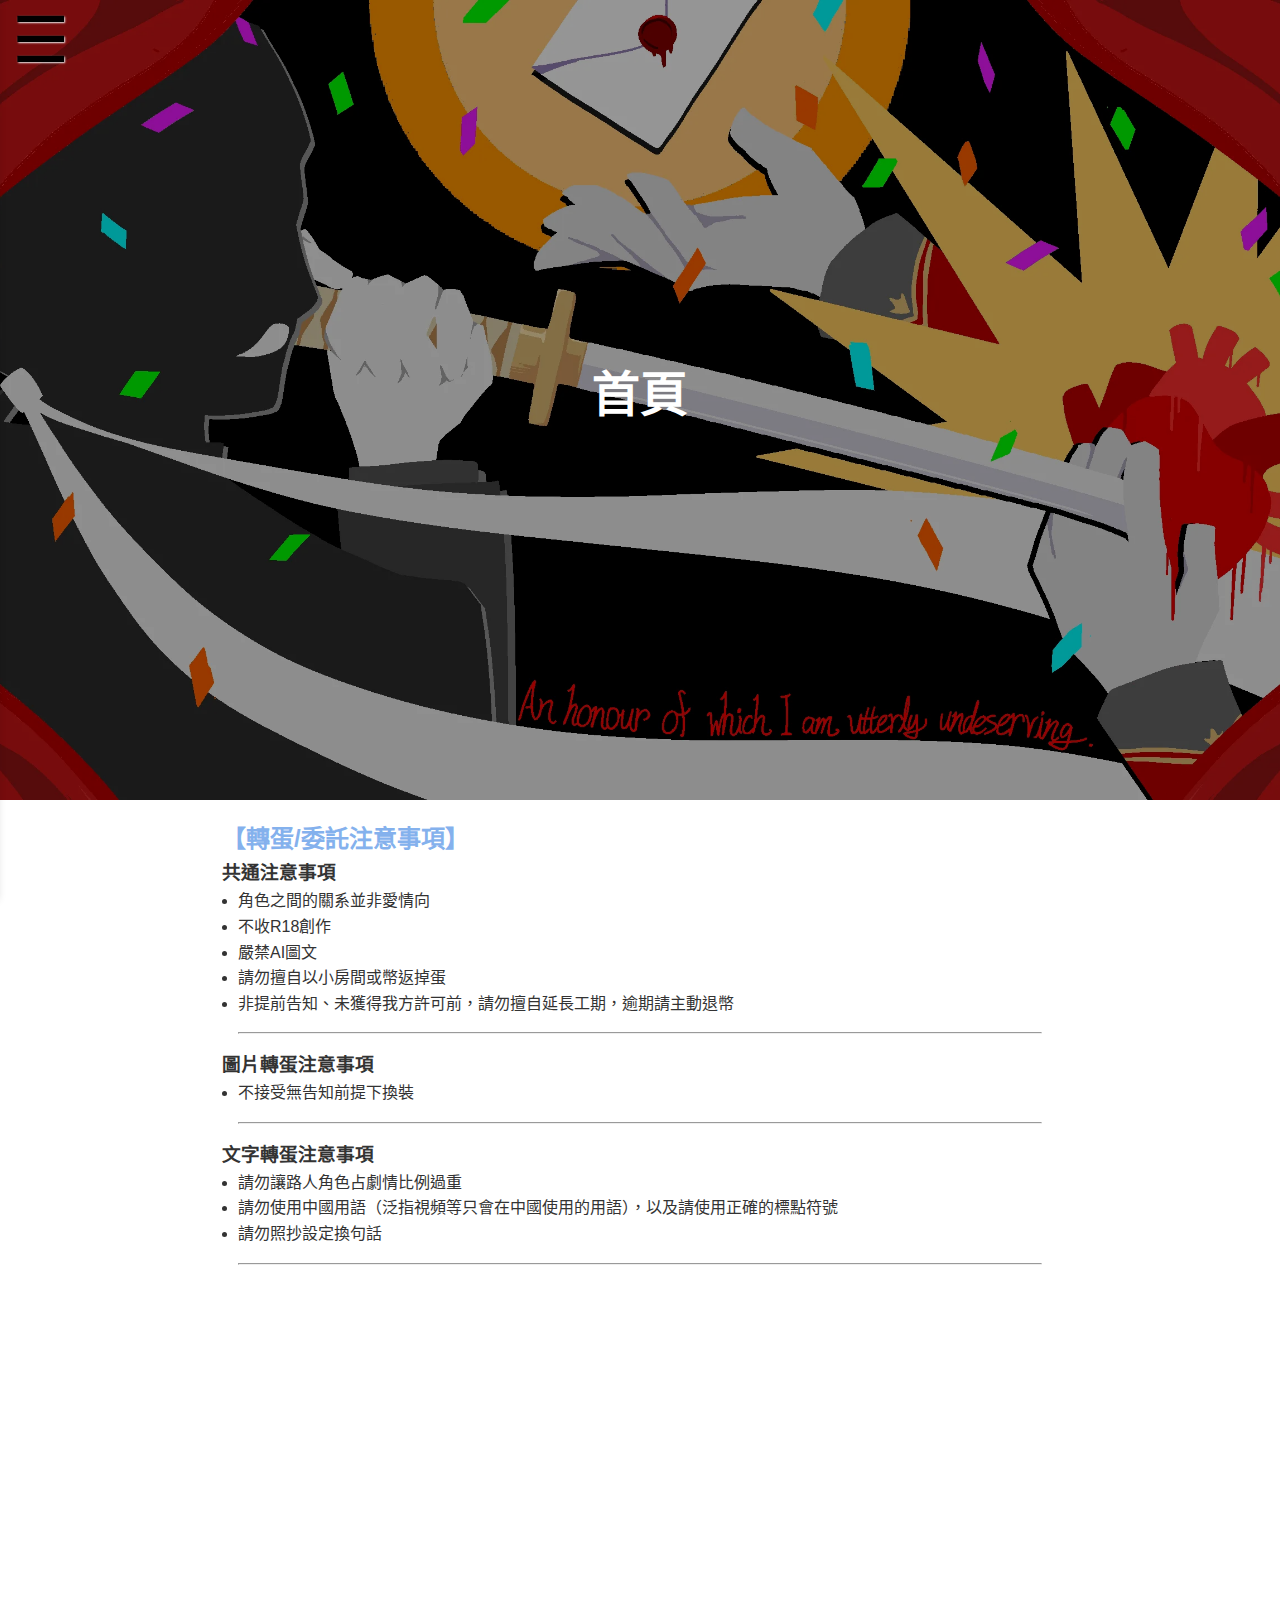
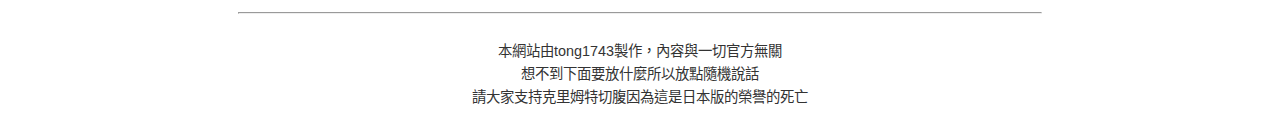
<file: index.html>
<!DOCTYPE html>
<html lang="zh-TW">

<head>
    <meta charset="UTF-8">
    <meta property="og:title" content="玄克里設定" />
    <meta property="og:description" content="首頁" />
    <meta property="og:image" content="picture/genshin_jumpscare.png" />
    <link rel="icon" type="image/png" href="picture/icon.png">
    <link rel="stylesheet" href="common/common_css.css">
    <meta name="viewport" content="width=device-width, initial-scale=1.0">
    <title>首頁</title>
    <style>
        .banner {
            height: auto;
            max-height: 100vh;
        }

        .iframe-container {
            display: flex;
            justify-content: center;
            max-width: 100%;
        }
    </style>
</head>

<body>

    <!-- 新導覽列按鈕與遮罩 -->
    <nav id="sideNav" class="side-nav">
        <button id="navMenuBtn" aria-label="開啟選單">
            <span class="menu-icon">☰</span>
            <span class="close-icon">×</span>
        </button>
        <!-- 側邊導覽列 -->
        <a href="index.html" class="active">首頁</a>
        <a href="chara_pic.html">圖片設定</a>
        <a href="chara_setting.html">文字設定</a>
        <a href="acknowledgement.html">標註/鳴謝</a>
        <a href="report.html">問題回報</a>
        <!-- 晚間模式切換按鈕 -->
        <button id="toggleDarkModeBtn">☽ 晚間模式</button>
    </nav>
    <div class="side-nav-mask"></div>

    <!-- 背景橫幅 -->
    <div class="banner">
        <div class="banner-content">
            <h1>首頁</h1>
        </div>
    </div>

    <!-- 主要內容 -->
    <div class="main-content">
        <h2>【轉蛋/委託注意事項】</h2>
        <h3>共通注意事項</h3>
        <ul>
            <li>角色之間的關系並非愛情向</li>
            <li>不收R18創作</li>
            <li>嚴禁AI圖文</li>
            <li>請勿擅自以小房間或幣返掉蛋</li>
            <li>非提前告知、未獲得我方許可前，請勿擅自延長工期，逾期請主動退幣</li>
        </ul>
        <hr>
        <h3>圖片轉蛋注意事項</h3>
        <ul>
            <li>不接受無告知前提下換裝</li>
        </ul>
        <hr>
        <h3>文字轉蛋注意事項</h3>
        <ul>
            <li>請勿讓路人角色占劇情比例過重</li>
            <li>請勿使用中國用語（泛指視頻等只會在中國使用的用語），以及請使用正確的標點符號</li>
            <li>請勿照抄設定換句話</li>
        </ul>

        <hr>
        <div class="iframe-container">
            <iframe width="560" height="315" src="https://www.youtube.com/embed/N-53tXs6ovA?si=IfZ75OjB96Oc8O82"
                title="YouTube video player" frameborder="0"
                allow="accelerometer; autoplay; clipboard-write; encrypted-media; gyroscope; picture-in-picture; web-share"
                referrerpolicy="strict-origin-when-cross-origin" allowfullscreen></iframe>
        </div>
        <hr>
        <footer>
            <p>本網站由tong1743製作，內容與一切官方無關<br>想不到下面要放什麼所以放點隨機說話</p>
            <p class="random-word"></p>
        </footer>
        <!-- 返回頂部按鈕 -->
        <button id="backToTopBtn">
            <img src="picture/backtotop.gif" alt="回到頂端" />
        </button>
    </div>
    <script src="common/common_js.js"></script>
</body>

</html>
</file>
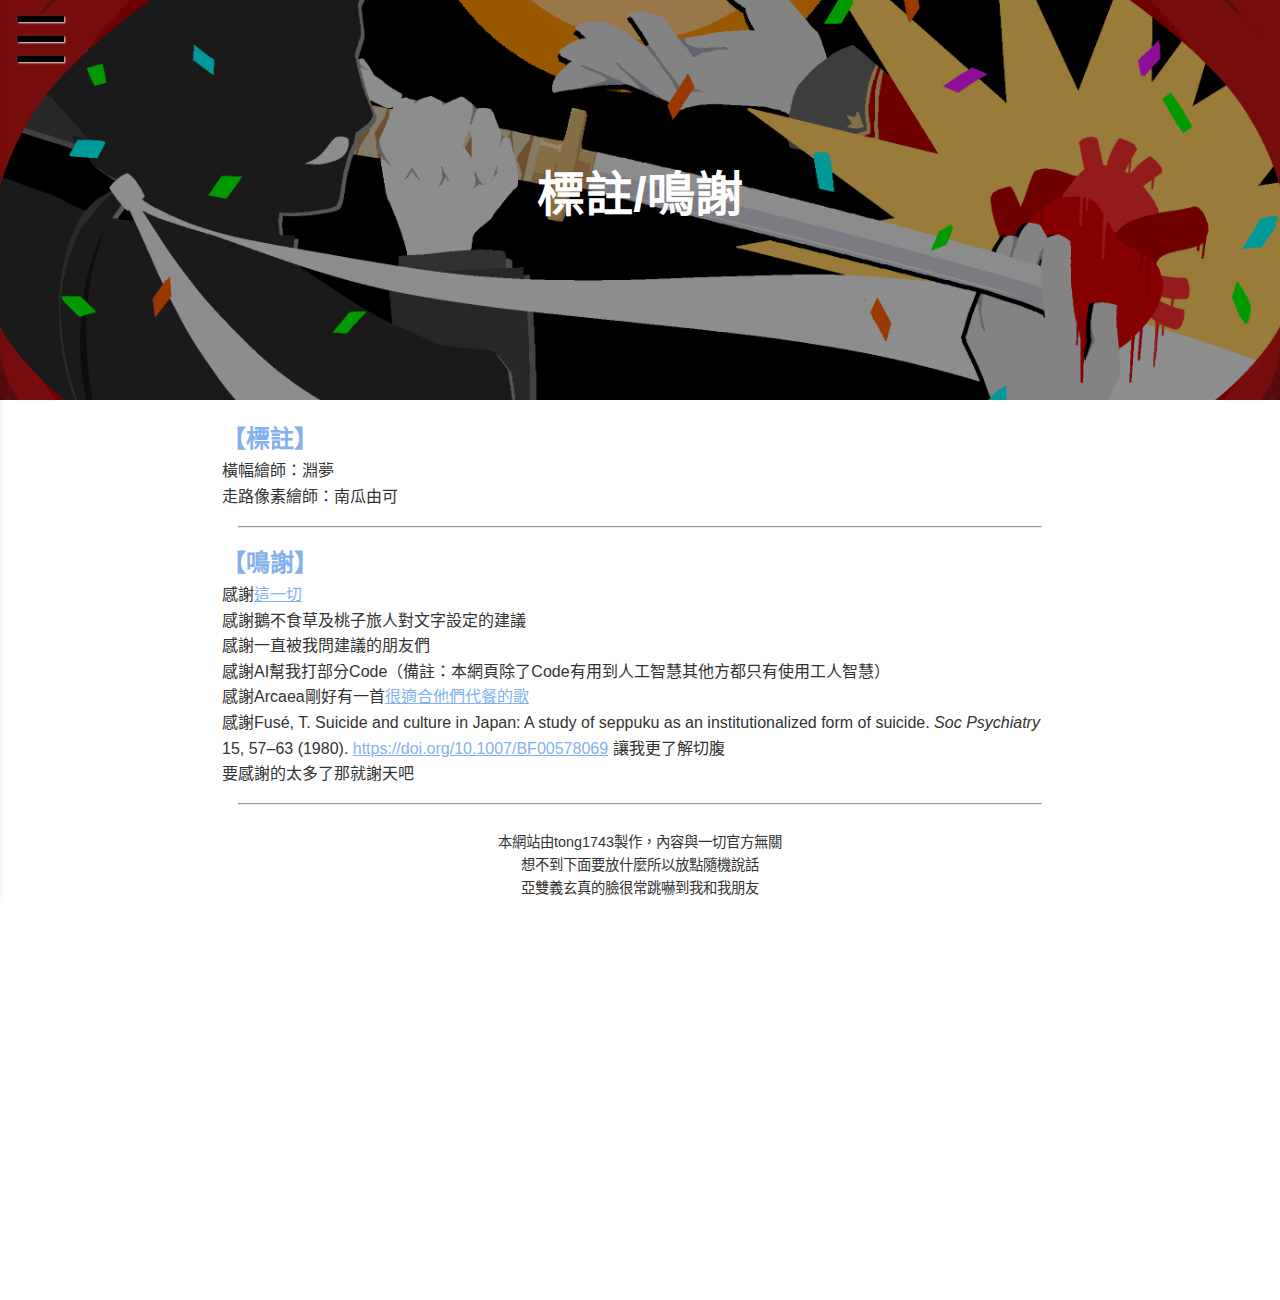
<file: acknowledgement.html>
<!DOCTYPE html>
<html lang="zh-TW">

<head>
    <meta charset="UTF-8">
    <link rel="icon" type="image/png" href="icon.png">
    <meta name="viewport" content="width=device-width, initial-scale=1.0">
    <title>標註/鳴謝</title>
    <style>
        /* 晚間模式下的側邊導覽列 */
        body.dark-mode #navMenuBtn{
            color:white;
                  text-shadow: #181c22 1px 1px 2px;

        }
        body.dark-mode .side-nav {
            background: #232834;
            box-shadow: -2px 0 8px rgba(0, 0, 0, 0.4);
        }

        body.dark-mode .side-nav a {
            color: #d3d7de;
        }

        body.dark-mode .side-nav a.active {
            background: #7ecfff;
            color: #232834;
            font-weight: bold;
        }

        body.dark-mode .side-nav a:hover {
            background: #2e6b97;
            color: #fff;
        }

        /*晚間模式*/
        /*共通內容*/
        body.dark-mode {
            background: #181c22;
            color: #d3d7de;
        }

        body.dark-mode h1,
        body.dark-mode h2,
        body.dark-mode h3 {
            color: #7ecfff;
        }

        body.dark-mode .main-content {
            background: #181c22;
        }

        body.dark-mode .banner {
            color: #fff;
        }

        body.dark-mode .banner::before {
            background-color: rgba(0, 0, 0, 0.7);
        }



        body.dark-mode hr {
            border-color: #3a4a5a;
        }

        body.dark-mode #backToTopBtn::after {
            background: #232834;
            color: #7ecfff;
            border-color: #7ecfff;
        }

        body.dark-mode #toggleDarkModeBtn {
            background: #2e6b97;
        }





        /*共通內容*/
        /* 基本重置和布局 */
        * {
            margin: 0;
            padding: 0;
            box-sizing: border-box;
        }

        body {
            font-family: Arial, sans-serif;
            line-height: 1.6;
            color: #333;
        }

        hr {
            margin: 1rem;
        }

        h2 {
            color: #84B1ED;
        }

        li {
            margin-left: 1em;
        }
        .main-content a{
            color: #84B1ED;
        }
        .spolier {
            color: black;
            background-color: black;
            transition: color 0.3s;
        }

        .spolier:hover {
            color: white;
        }

        .main-content {
            margin-left: auto;
            margin-right: auto;
            max-width: 900px;
            padding: 20px 32px;
            min-height: 100vh;
        }

        footer {
            text-align: center;
            padding: 10px 0;
            font-size: 0.9em;
        }

        /* 背景橫幅樣式 */
        .banner {
            background-image: url('picture/banner.png');
            background-size: cover;
            background-repeat: no-repeat;
            background-position: center;
            width: 100%;
            height: 400px;
            aspect-ratio: 16/10;
            display: flex;
            align-items: center;
            justify-content: center;
            text-align: center;
            color: white;
            position: relative;
        }

        .banner::before {
            content: '';
            position: absolute;
            top: 0;
            left: 0;
            width: 100%;
            height: 100%;
            background-color: rgba(0, 0, 0, 0.4);
        }

        .banner-content {
            position: relative;
            z-index: 1;
            max-width: 800px;
            padding: 0 20px;
        }

        .banner h1 {
            font-size: 3em;
            margin-bottom: 10px;
        }

        .banner .banner-content h1 {
            color: white;
        }

        .banner p {
            font-size: 1.2em;
        }


        /* 側邊導覽列樣式 */
        .side-nav {
            position: fixed;
            top: 0;
            left: -260px;
            width: 260px;
            height: 100%;
            background: #2e6b97;
            box-shadow: -2px 0 8px rgba(0, 0, 0, 0.15);
            z-index: 3001;
            display: flex;
            flex-direction: column;
            padding-top: 60px;
            transition: left 0.3s cubic-bezier(.4, 0, .2, 1);
        }

        .side-nav.open {
            left: 0;
        }

        .side-nav a {
            color: #fff;
            padding: 18px 32px;
            text-decoration: none;
            font-size: 1.2em;
            transition: background 0.2s;
        }

        .side-nav a.active {
            background: #7ecfff;
            color: #2e6b97;
            font-weight: bold;
        }

        .side-nav a:hover {
            background: #3a4a5a;
            color: #fff;
        }


        /* 側邊欄開啟時隱藏選單按鈕 */
        #navMenuBtn {
            display: flex;
            position: fixed;
            align-items: center;
            justify-content: center;
            background: none;
            width: 48px;
            height: 48px;
            top: 16px;
            left: 16px;
            z-index: 3100;
            font-size: 2em;
            color: black;
      text-shadow: #ebebeb 1px 1px 2px;

            border: none;
            border-radius: 8px;
            padding: 6px 16px;
            cursor: pointer;
        }


        #navMenuBtn .menu-icon,
        #navMenuBtn .close-icon {
            position: absolute;
            left: 50%;
            top: 50%;
            transform: translate(-50%, -50%);
            display: block;
            width: 1em;
            height: 1em;
            font-size: 2em;
            line-height: 1;
            transition: opacity 0.3s, transform 0.3s;
            pointer-events: none;
        }

        #navMenuBtn .close-icon {
            opacity: 0;
            transform: translate(-50%, -50%) rotate(-90deg) scale(0.7);
        }

        .side-nav.open #navMenuBtn .menu-icon {
            opacity: 0;
            transform: translate(-50%, -50%) rotate(90deg) scale(0.7);
        }

        .side-nav.open #navMenuBtn .close-icon {
            opacity: 1;
            transform: translate(-50%, -50%) rotate(0deg) scale(1);
        }

        /* 讓 navMenuBtn 在側邊欄開啟時顯示（覆蓋原本 display:none） */
        .side-nav.open #navMenuBtn {
            display: flex !important;
        }

        /*黑暗模式切換按鈕*/
        #toggleDarkModeBtn {
            position: absolute;
            bottom: 12px;
            right: 50%;
            transform: translateX(50%);
            z-index: 3000;
            padding: 7px 18px;
            font-size: 1em;
            border-radius: 8px;
            border: none;
            background: #232834;
            color: #fff;
            cursor: pointer;
            box-shadow: 0 2px 8px rgba(0, 0, 0, 0.08);
        }

        /* 遮罩 */
        .side-nav-mask {
            display: none;
            position: fixed;
            top: 0;
            left: 0;
            width: 100vw;
            height: 100vh;
            background: rgba(0, 0, 0, 0.3);
            z-index: 3000;
        }

        .side-nav.open~.side-nav-mask {
            display: block;
        }

        .page-section {
            margin-bottom: 40px;
            padding: 20px;
            border: 1px solid #ddd;
            border-radius: 5px;
        }

        /*回到頂端按鈕*/
        #backToTopBtn {
            position: fixed;
            right: 22px;
            bottom: 32px;
            width: 104px;
            height: 78px;
            cursor: pointer;
            z-index: 2000;
            background: none;
            border: none;
            outline: none;
            padding: 4px;
            transition: opacity 0.3s;
            display: flex;
            align-items: center;
            justify-content: center;
            opacity: 0;
            pointer-events: none;
        }

        #backToTopBtn.visible {
            opacity: 1;
            pointer-events: auto;
        }

        #backToTopBtn::after {
            content: "回到頂端⇧";
            position: absolute;
            left: 50%;
            transform: translateX(-50%);
            bottom: -26px;
            background: rgba(0, 0, 0, 0.4);
            color: white;
            border: white 1px solid;
            font-size: 12px;
            padding: 2px 9px;
            border-radius: 14px;
            text-align: center;
            pointer-events: auto;
            white-space: nowrap;
            opacity: 1;
        }

        #backToTopBtn img {
            width: 100%;
            height: 100%;
            display: block;
            pointer-events: none;
        }

        @media screen and (max-width: 768px) {
            #backToTopBtn {
                position: fixed;
                right: 12px;
                bottom: 32px;
                width: 52px;
                height: 39px;
                cursor: pointer;
                z-index: 2000;
                background: none;
                border: none;
                outline: none;
                padding: 4px;
                transition: opacity 0.3s;
                display: flex;
                align-items: center;
                justify-content: center;
                opacity: 0;
                pointer-events: none;
            }

            #backToTopBtn::after {

                left: 50%;
                transform: translateX(-50%);
                bottom: -20px;
                background: rgba(0, 0, 0, 0.4);
                color: white;
                border: white 1px solid;
                font-size: 9px;
                padding: 2px 9px;
                border-radius: 14px;
            }

            #backToTopBtn img {
                content: url(picture/backtotop_small.gif);
            }
        }

        @media screen and (max-width: 768px) {
            .banner h1 {
                font-size: 2em;
            }

            .banner p {
                font-size: 1em;
            }

            .main-content {
                max-width: 100%;
                padding-left: 20px;
                padding-right: 20px;
            }

        }
    </style>
</head>

<body>

    <!-- 新導覽列按鈕與遮罩 -->
    <nav id="sideNav" class="side-nav">
        <button id="navMenuBtn" aria-label="開啟選單">
            <span class="menu-icon">☰</span>
            <span class="close-icon">×</span>
        </button>
        <!-- 側邊導覽列 -->
        <a href="index.html">首頁</a>
        <a href="chara_pic.html">圖片設定</a>
        <a href="chara_setting.html">文字設定</a>
        <a href="acknowledgement.html" class="active">標註/鳴謝</a>
        <a href="report.html">問題回報</a>
        <!-- 晚間模式切換按鈕 -->
        <button id="toggleDarkModeBtn">☽ 晚間模式</button>
    </nav>
    <div class="side-nav-mask"></div>

    <!-- 背景橫幅 -->
    <div class="banner">
        <div class="banner-content">
            <h1>標註/鳴謝</h1>
        </div>
    </div>

    <!-- 主要內容 -->
    <div class="main-content">
        <h2>【標註】</h2>
        <p>橫幅繪師：淵夢<br>走路像素繪師：南瓜由可</p>
        <hr>
        <h2>【鳴謝】</h2>
        <p>感謝<a href="https://store.steampowered.com/app/1158850/The_Great_Ace_Attorney_Chronicles/">這一切</a><br>感謝鵝不食草及桃子旅人對文字設定的建議<br>感謝一直被我問建議的朋友們<br>感謝AI幫我打部分Code（備註：本網頁除了Code有用到人工智慧其他方都只有使用工人智慧）<br>感謝Arcaea剛好有一首<a href="https://youtu.be/xkUN_9HFNPg?si=pkEXmwAgcB8hxUdx">很適合他們代餐的歌</a><br>感謝Fusé, T. Suicide and culture in Japan: A study of seppuku as an institutionalized form of suicide. <span style="font-style: italic;">Soc Psychiatry </span>15, 57–63 (1980). <a href="https://doi.org/10.1007/BF00578069">https://doi.org/10.1007/BF00578069</a> 讓我更了解切腹<br>要感謝的太多了那就謝天吧</p>
        <hr>
        <footer>
            <p>本網站由tong1743製作，內容與一切官方無關<br>想不到下面要放什麼所以放點隨機說話</p>
            <p class="random-word"></p>
        </footer>
        <!-- 返回頂部按鈕 -->
        <button id="backToTopBtn">
            <img src="picture/backtotop.gif" alt="回到頂端" />
        </button>
    </div>




    <script>

        // 隨機說話
        function getRandomWord() {
            const wordList = [
                "請大家支持克里姆特切腹因為這是日本版的榮譽的死亡",
                "說是決鬥但其實更像介錯",
                "賀！玄克里終於要出官方週邊了！",
                "我的同人女潔癖是只有玄真能殺死克里姆特",
                "我喜歡玄真的遺書中講他自己一生從沒有後悔二字",
                "亞雙義玄真的臉很常跳嚇到我和我朋友",
                "玄真有8張官方圖然後有5.5張都在雙手抱胸",
                "玄真唯二是有在笑的圖是跟他兒子的合照",
                "我在排版時看到玄真的立繪就想笑",
                "玄真的英文名叫Genshin（真的）",
                "圖設定中有玄真衝擊",
            ];
            return wordList[Math.floor(Math.random() * wordList.length)];
        }
        var randomWord = document.querySelector('.random-word');
        randomWord.textContent = getRandomWord();
        // 晚間模式切換
        var darkModeBtn = document.getElementById('toggleDarkModeBtn');
        function setDarkMode(on) {
            document.body.classList.toggle('dark-mode', on);
            darkModeBtn.textContent = on ? '☀  日間模式' : '☽ 晚間模式';
        }
        darkModeBtn.addEventListener('click', function () {
            var isDark = document.body.classList.toggle('dark-mode');
            darkModeBtn.textContent = isDark ? '☀  日間模式' : '☽ 晚間模式';
            try { localStorage.setItem('darkMode', isDark ? '1' : '0'); } catch (e) { }
        });
        // 自動載入上次選擇
        (function () {
            try {
                var saved = localStorage.getItem('darkMode');
                if (saved === '1') setDarkMode(true);
            } catch (e) { }
        })();
        // 側邊導覽列開關
        var navMenuBtn = document.getElementById('navMenuBtn');
        var sideNav = document.getElementById('sideNav');
        var sideNavMask = document.querySelector('.side-nav-mask');
        function setSideNavOpen(open) {
            if (open) {
                sideNav.classList.add('open');
            } else {
                sideNav.classList.remove('open');
            }
        }
        navMenuBtn.addEventListener('click', function () {
            var isOpen = sideNav.classList.contains('open');
            setSideNavOpen(!isOpen);
        });
        sideNavMask.addEventListener('click', function () {
            setSideNavOpen(false);
        });
        sideNav.querySelectorAll('a').forEach(function (link) {
            link.addEventListener('click', function () {
                setSideNavOpen(false);
            });
        });

        // 返回頂部按鈕顯示/隱藏
        var backToTopBtn = document.getElementById('backToTopBtn');
        window.addEventListener('scroll', function () {
            if (window.scrollY > 150) {
                backToTopBtn.classList.add('visible');
            } else {
                backToTopBtn.classList.remove('visible');
            }
        });
        backToTopBtn.addEventListener('click', function () {
            window.scrollTo({ top: 0, behavior: 'smooth' });
        });
    </script>
</body>

</html>
</file>
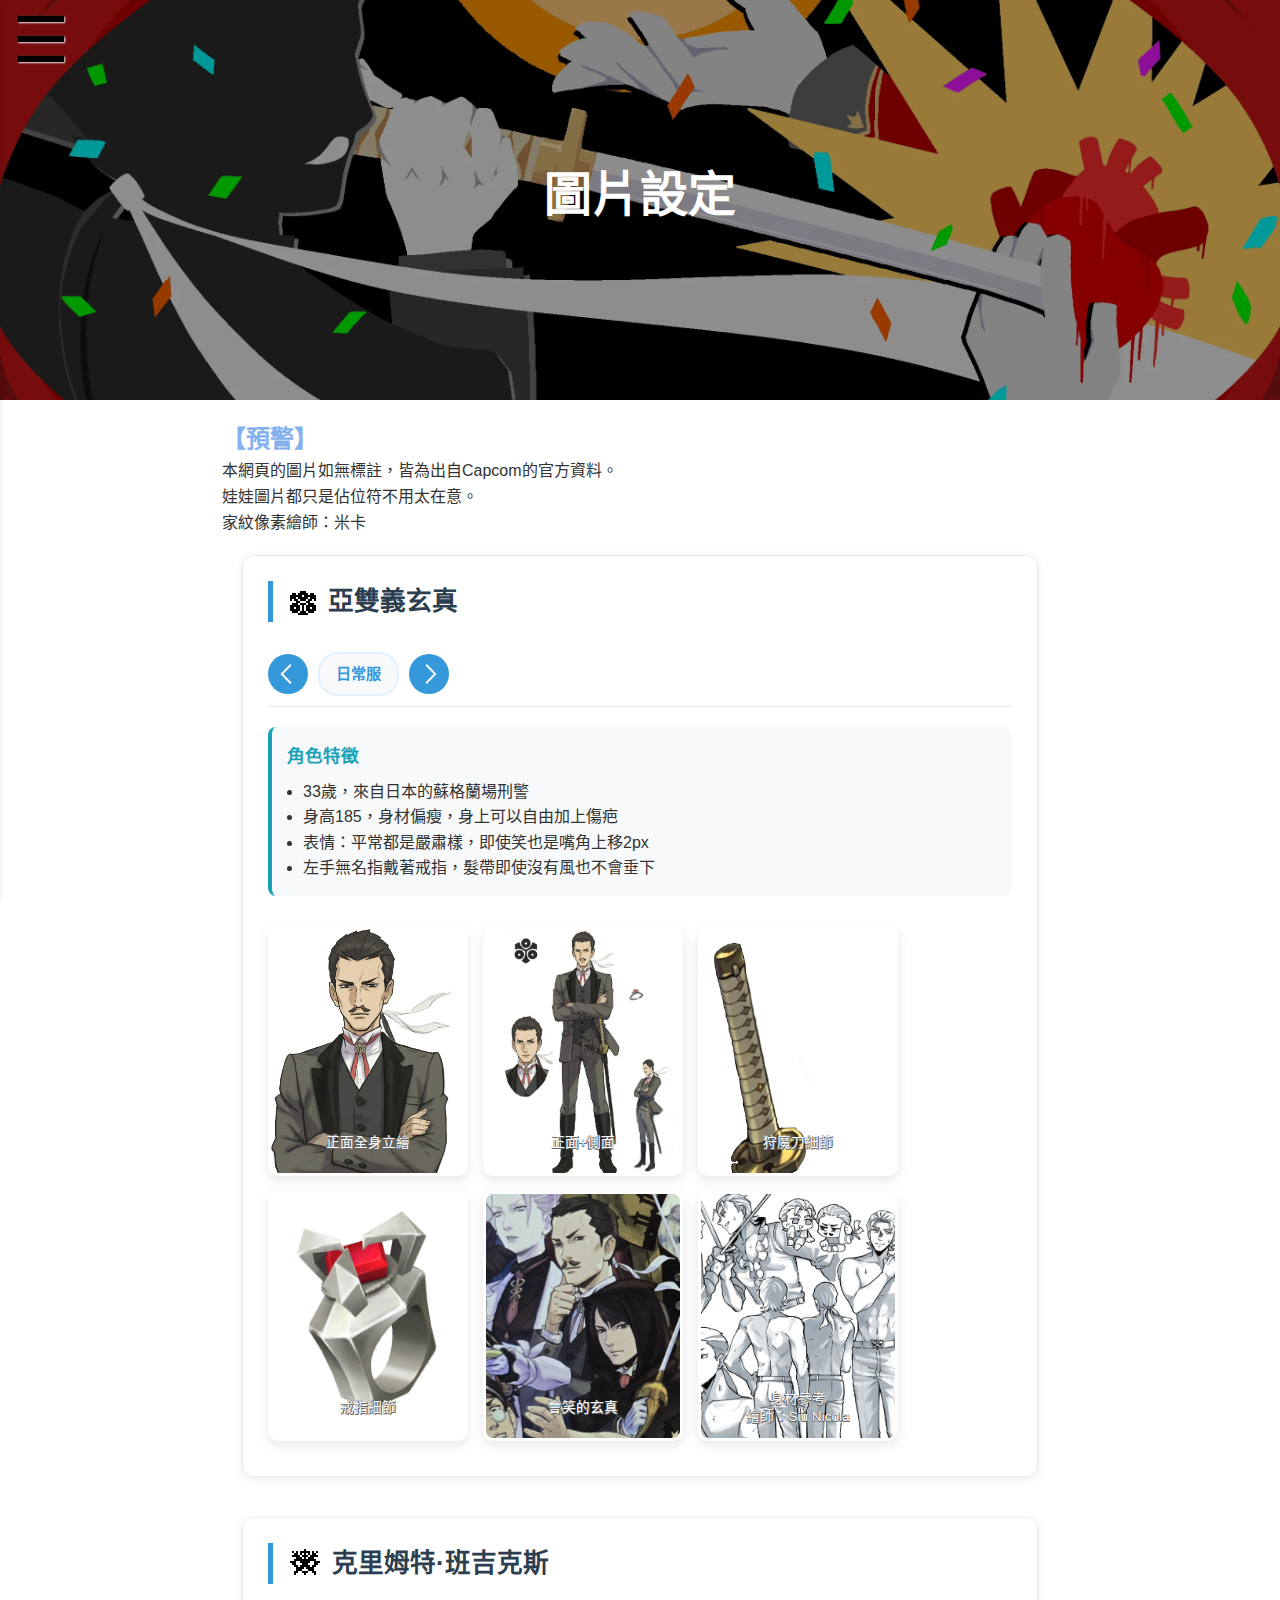
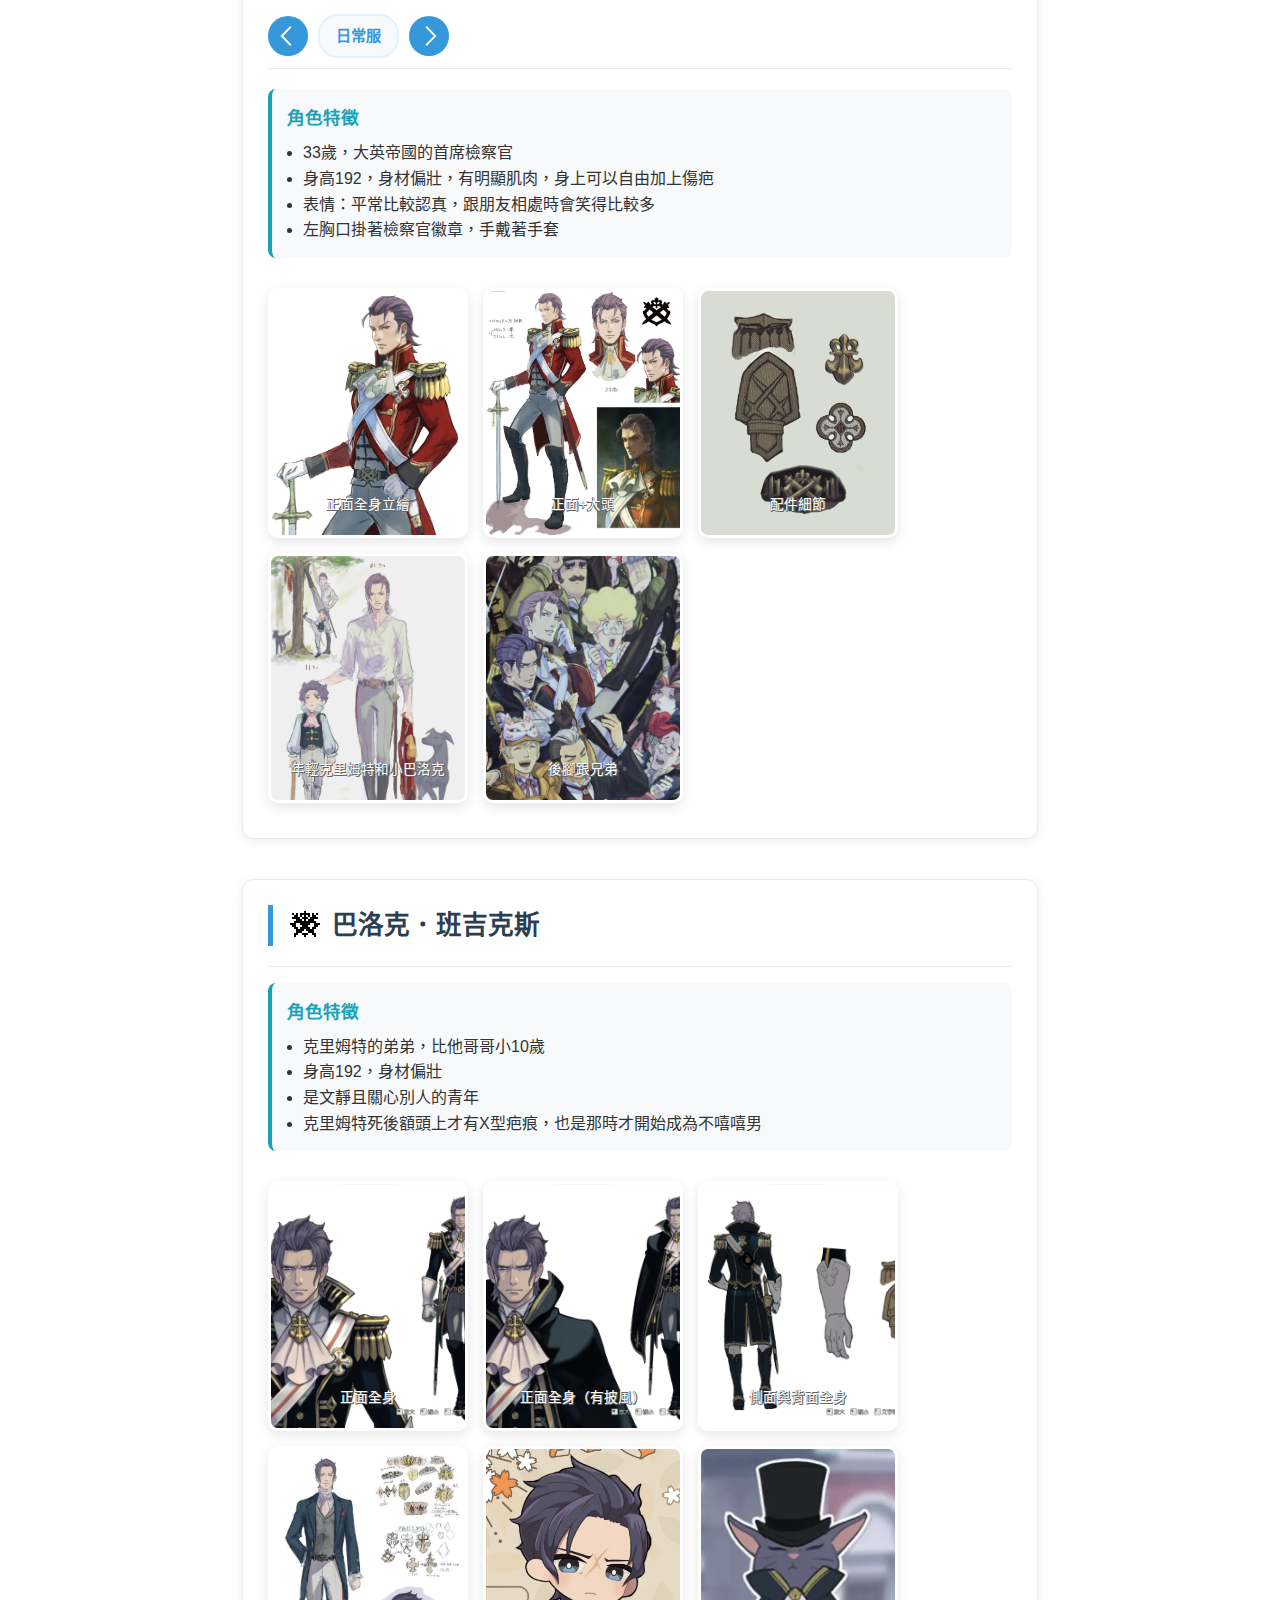
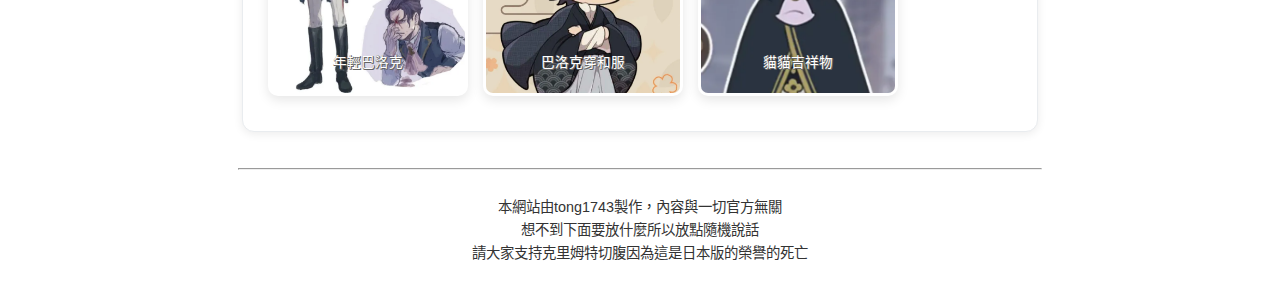
<file: chara_pic.html>
<!DOCTYPE html>
<html lang="zh-TW">

<head>
    <meta charset="UTF-8">
    <meta property="og:title" content="玄克里設定" />
    <meta property="og:description" content="圖片設定" />
    <meta property="og:image" content="picture/genshin_jumpscare.png" />
    <link rel="icon" type="image/png" href="picture/icon.png">
    <link rel="stylesheet" href="common/common_css.css">
    <link rel="stylesheet" href="non_common/chara_pic.css">
    <style>
        /* 二階選單樣式（小段內嵌樣式，輕量） */
        .side-nav .submenu-group {
            margin: 6px 0;
        }

        /* header 容器：包含連結與 caret，以便 caret 成為相鄰元素 */
        .side-nav .submenu-header {
            display: flex;
            align-items: center;
            justify-content: space-between;
        }

        .side-nav .submenu-toggle {
            display: block;
        }

        /* 使用 max-height + opacity 做平滑展開動畫；避免使用 display:none/block 因為無法過渡 */
        .side-nav .submenu {
            display: block; /* 保留在文件流中，使用 max-height 控制可見性 */
            padding-left: 0.75rem;
            margin-top: 4px;
            overflow: hidden;
            max-height: 0; /* 折疊狀態 */
            opacity: 0;
            transform: translateY(-6px);
            transition: max-height 1560ms , opacity 200ms ease, transform 200ms ease;
        }

        .side-nav .submenu a {
            display: block;
            padding: 6px 10px;
            font-size: 0.95rem;
            color: inherit;
            text-decoration: none;
        }

        .side-nav .submenu-group.open > .submenu {
            /* 展開狀態：給足夠的 max-height 以容納內部連結（若項目數很多，可調大） */
            max-height: 600px;
            opacity: 1;
            transform: translateY(0);
        }

        .side-nav .submenu-header .caret {
            margin-left: 0.5rem;
            font-size: 0.9rem;
            display: inline-flex;
            align-items: center;
            padding: 18px 32px;
            text-decoration: none;
            font-size: 1.2em;
            height: 100%;
        }

        .side-nav .caret-arrow {
            background: white;
            width: 1.2em;
            height: 20px;
            mask: url(../icon/left-arrow.svg) no-repeat center center;
            -webkit-mask: url(../icon/left-arrow.svg) no-repeat center center;
            mask-size: contain;
            -webkit-mask-size: contain;
            position: relative;
            transform: rotate(-90deg);
            transition: transform .1s linear;
        }
        .side-nav .caret.open .caret-arrow {
            transform: rotate(90deg);
        }

    </style>
    <meta name="viewport" content="width=device-width, initial-scale=1.0">
    <title>角色圖片設定</title>
</head>

<body>
    <!--為什麼要偷看我的屎山代碼-->
    <!-- 新導覽列按鈕與遮罩 -->
    <nav id="sideNav" class="side-nav">
        <button id="navMenuBtn" aria-label="開啟選單">
            <span class="menu-icon">☰</span>
            <span class="close-icon">×</span>
        </button>
        <!-- 側邊導覽列 -->
        <a href="index.html">首頁</a>
        <a href="chara_pic.html" class="active submenu-toggle">圖片設定</a>
        <a href="chara_setting.html">文字設定</a>
        <a href="acknowledgement.html">標註/鳴謝</a>
        <a href="report.html">問題回報</a>
        <!-- 晚間模式切換按鈕 -->
        <button id="toggleDarkModeBtn">☽ 晚間模式</button>
    </nav>
    <div class="side-nav-mask"></div>

    <!-- 背景橫幅 -->
    <div class="banner">
        <div class="banner-content">
            <h1>圖片設定</h1>
        </div>
    </div>

    <!-- 主要內容 -->
    <div class="main-content">
        <h2>【預警】</h2>
        <p>本網頁的圖片如無標註，皆為出自Capcom的官方資料。<br>娃娃圖片都只是佔位符不用太在意。<br>家紋像素繪師：米卡</p>
        <div class="container">

            <main class="character-gallery">
                <section class="character-section" data-character="genshin">
                    <h3>亞雙義玄真</h3>

                    <div class="outfit-controls">
                        <div class="outfit-nav">
                            <button class="outfit-prev" onclick="changeOutfit('genshin', -1)">
                                <div class="arrow-icon"></div>
                            </button>
                            <div class="outfit-indicator" id="outfit-indicator-genshin">日常服</div>
                            <button class="outfit-next" onclick="changeOutfit('genshin', 1)">
                                <div class="arrow-icon right"></div>
                            </button>
                        </div>
                    </div>

                    <div class="character-description">
                        <h4>角色特徵</h4>
                        <ul>
                            <li>33歲，來自日本的蘇格蘭場刑警</li>
                            <li>身高185，身材偏瘦，身上可以自由加上傷疤</li>
                            <li>表情：平常都是嚴肅樣，即使笑也是嘴角上移2px</li>
                            <li>左手無名指戴著戒指，髮帶即使沒有風也不會垂下</li>
                    </div>

                    <div class="character-images" id="genshin-images">
                        <!-- 日常服 (預設顯示) -->
                        <figure class="image-item" data-outfit="daily" data-slide="1">
                            <img src="webp/Genshin_Full_Body.webp" data-webp-src="webp/Genshin_Full_Body.webp"
                                data-original-src="picture/Genshin_Full_Body.png" alt="正面全身立繪" data-caption="正面全身立繪"
                                loading="lazy">
                            <figcaption>正面全身立繪</figcaption>
                        </figure>

                        <figure class="image-item" data-outfit="daily" data-slide="2">
                            <img src="webp/GenshinArtbook.webp" data-webp-src="webp/GenshinArtbook.webp"
                                data-original-src="picture/GenshinArtbook.png" alt="正面+側面" data-caption="正面+側面"
                                loading="lazy">
                            <figcaption>正面+側面</figcaption>
                        </figure>

                        <figure class="image-item" data-outfit="daily" data-slide="3">
                            <img src="webp/karuma.webp" data-webp-src="webp/karuma.webp"
                                data-original-src="picture/karuma.png" alt="狩魔刀細節" data-caption="狩魔刀細節" loading="lazy">
                            <figcaption>狩魔刀細節</figcaption>
                        </figure>

                        <figure class="image-item" data-outfit="daily" data-slide="4">
                            <img src="webp/ring.webp" data-webp-src="webp/ring.webp"
                                data-original-src="picture/ring.png" alt="戒指細節" data-caption="戒指細節" loading="lazy">
                            <figcaption>戒指細節</figcaption>
                        </figure>

                        <figure class="image-item" data-outfit="daily" data-slide="5">
                            <img src="webp/genshin_artbook_cover.webp" data-webp-src="webp/genshin_artbook_cover.webp"
                                data-original-src="picture/genshin_artbook_cover.jpg" alt="會笑的玄真" data-caption="會笑的玄真"
                                loading="lazy">
                            <figcaption>會笑的玄真</figcaption>
                        </figure>

                        <figure class="image-item" data-outfit="daily" data-slide="6">
                            <img src="webp/siu_nicola_duel.webp" data-webp-src="webp/siu_nicola_duel.webp"
                                data-original-src="picture/siu_nicola_duel.png" alt="決鬥"
                                data-caption="身材參考 繪師：Siu Nicola" loading="lazy">
                            <figcaption>身材參考<br>繪師：Siu Nicola</figcaption>
                        </figure>

                        <!-- Paro -->
                        <figure class="image-item hidden" data-outfit="paro" data-slide="7">
                            <img src="webp/siu_nicola_genshin.webp" data-webp-src="webp/siu_nicola_genshin.webp"
                                data-original-src="picture/siu_nicola_genshin.png" alt="蛇妖"
                                data-caption="蛇妖 繪師：Siu Nicola" loading="lazy">
                            <figcaption>蛇妖<br>繪師：Siu Nicola</figcaption>
                        </figure>

                        <figure class="image-item hidden" data-outfit="paro" data-slide="8">
                            <img src="webp/snake.webp" data-webp-src="webp/snake.webp"
                                data-original-src="picture/snake.jpg" alt="蛇" data-caption="小蛇 繪師：Gallus" loading="lazy">
                            <figcaption>小蛇<br>繪師：Gallus</figcaption>
                        </figure>

                        <figure class="image-item hidden" data-outfit="paro" data-slide="9">
                            <img src="webp/genshin_dog.webp" data-webp-src="webp/genshin_dog.webp"
                                data-original-src="picture/genshin_dog.png" alt="甲斐犬"
                                data-caption="甲斐犬 繪師：@Tsuki_shigure" loading="lazy">
                            <figcaption>甲斐犬<br>繪師：@Tsuki_shigure</figcaption>
                        </figure>

                        <figure class="image-item hidden" data-outfit="paro" data-slide="10">
                            <img src="webp/duel_genshin.webp" data-webp-src="webp/duel_genshin.webp"
                                data-original-src="picture/duel_genshin.png" alt="決鬥者" data-caption="決鬥者 繪師：淵夢"
                                loading="lazy">
                            <figcaption>決鬥者<br>繪師：淵夢</figcaption>
                        </figure>

                        <figure class="image-item hidden" data-outfit="paro" data-slide="11">
                            <img src="webp/magical_genshin.webp" data-webp-src="webp/magical_genshin.webp"
                                data-original-src="picture/magical_genshin.png" alt="魔法少女" data-caption="魔法少女 繪師：淵夢"
                                loading="lazy">
                            <div class="outfit-tag">繪製前請先詢問</div>
                            <figcaption>魔法少女<br>繪師：淵夢</figcaption>
                        </figure>

                        <figure class="image-item hidden" data-outfit="paro" data-slide="12">
                            <img src="webp/genshin_kimono.webp" data-webp-src="webp/genshin_kimono.webp"
                                data-original-src="picture/genshin_kimono.jpg" alt="placeholder" data-caption="旁邊的是他兒子"
                                loading="lazy">
                            <figcaption>好想看他們穿和服</figcaption>
                        </figure>

                        <!-- 其他 -->
                        <figure class="image-item hidden spoiler_image" data-outfit="other" data-slide="13">
                            <img src="webp/professor.webp" data-webp-src="webp/professor.webp"
                                data-original-src="picture/professor.png" alt="教授" data-caption="教授" loading="lazy">
                            <figcaption>劇透注意</figcaption>
                        </figure>

                        <figure class="image-item hidden" data-outfit="other" data-slide="14">
                            <img src="webp/cg_genbarok.webp" data-webp-src="webp/cg_genbarok.webp"
                                data-original-src="picture/cg_genbarok.png" alt="玄真與巴洛克" data-caption="玄真與巴洛克"
                                loading="lazy">
                            <figcaption>玄真與巴洛克</figcaption>
                        </figure>
                    </div>
                </section>

                <section class="character-section" data-character="klint">
                    <h3>克里姆特·班吉克斯</h3>

                    <div class="outfit-controls">
                        <div class="outfit-nav">
                            <button class="outfit-prev" onclick="changeOutfit('klint', -1)">
                                <div class="arrow-icon"></div>
                            </button>
                            <div class="outfit-indicator" id="outfit-indicator-klint">日常服</div>
                            <button class="outfit-next" onclick="changeOutfit('klint', 1)">
                                <div class="arrow-icon right"></div>
                            </button>
                        </div>
                    </div>

                    <div class="character-description">
                        <h4>角色特徵</h4>
                        <ul>
                            <li>33歲，大英帝國的首席檢察官</li>
                            <li>身高192，身材偏壯，有明顯肌肉，身上可以自由加上傷疤</li>
                            <li>表情：平常比較認真，跟朋友相處時會笑得比較多</li>
                            <li>左胸口掛著檢察官徽章，手戴著手套</li>
                        </ul>
                    </div>

                    <div class="character-images" id="klint-images">
                        <!-- 日常服 (預設顯示) -->
                        <figure class="image-item" data-outfit="daily" data-slide="15">
                            <img src="webp/Klint_Full_Body.webp" data-webp-src="webp/Klint_Full_Body.webp"
                                data-original-src="picture/Klint_Full_Body.png" alt="正面全身立繪" data-caption="正面全身立繪"
                                loading="lazy">
                            <figcaption>正面全身立繪</figcaption>
                        </figure>

                        <figure class="image-item" data-outfit="daily" data-slide="16">
                            <img src="webp/Klint_Artbook.webp" data-webp-src="webp/Klint_Artbook.webp"
                                data-original-src="picture/Klint_Artbook.jpg" alt="正面+大頭" data-caption="正面+大頭"
                                loading="lazy">
                            <figcaption>正面+大頭</figcaption>
                        </figure>

                        <figure class="image-item" data-outfit="daily" data-slide="17">
                            <img src="webp/klint_accessories.webp" data-webp-src="webp/klint_accessories.webp"
                                data-original-src="picture/klint_accessories.png" alt="配件細節" data-caption="配件細節"
                                loading="lazy">
                            <figcaption>配件細節</figcaption>
                        </figure>

                        <figure class="image-item" data-outfit="daily" data-slide="18">
                            <img src="webp/young_klint.webp" data-webp-src="webp/young_klint.webp"
                                data-original-src="picture/young_klint.jpg" alt="年輕克里姆特和小巴洛克" data-caption="年輕克里姆特和小巴洛克"
                                loading="lazy">
                            <figcaption>年輕克里姆特和小巴洛克</figcaption>
                        </figure>

                        <figure class="image-item" data-outfit="daily" data-slide="19">
                            <img src="webp/klint_artbook_cover.webp" data-webp-src="webp/klint_artbook_cover.webp"
                                data-original-src="picture/klint_artbook_cover.jpg" alt="後腳跟兄弟" data-caption="後腳跟兄弟"
                                loading="lazy">
                            <figcaption>後腳跟兄弟</figcaption>
                        </figure>

                        <!-- Paro -->
                        <figure class="image-item hidden" data-outfit="paro" data-slide="20">
                            <img src="webp/siu_nicola_klint.webp" data-webp-src="webp/siu_nicola_klint.webp"
                                data-original-src="picture/siu_nicola_klint.png" alt="吸血鬼"
                                data-caption="吸血鬼 繪師：Siu Nicola" loading="lazy">
                            <figcaption>吸血鬼<br>繪師：Siu Nicola</figcaption>
                        </figure>

                        <figure class="image-item hidden" data-outfit="paro" data-slide="21">
                            <img src="webp/bat.webp" data-webp-src="webp/bat.webp" data-original-src="picture/bat.jpg"
                                alt="蝙蝠" data-caption="蝙蝠 繪師：Gallus" loading="lazy">
                            <figcaption>蝙蝠<br>繪師：Gallus</figcaption>
                        </figure>

                        <figure class="image-item hidden" data-outfit="paro" data-slide="22">
                            <img src="webp/klint_dog.webp" data-webp-src="webp/klint_dog.webp"
                                data-original-src="picture/klint_dog.png" alt="靈緹" data-caption="靈緹 繪師：@Tsuki_shigure"
                                loading="lazy">
                            <figcaption>靈緹<br>繪師：@Tsuki_shigure</figcaption>
                        </figure>

                        <figure class="image-item hidden" data-outfit="paro" data-slide="23">
                            <img src="webp/duel_klint.webp" data-webp-src="webp/duel_klint.webp"
                                data-original-src="picture/duel_klint.png" alt="決鬥者" data-caption="決鬥者 繪師：淵夢"
                                loading="lazy">
                            <figcaption>決鬥者<br>繪師：淵夢</figcaption>
                        </figure>

                        <figure class="image-item hidden" data-outfit="paro" data-slide="24">
                            <img src="webp/placeholder2.webp" data-webp-src="webp/placeholder2.webp"
                                data-original-src="picture/placeholder2.jpg" alt="placeholder" data-caption="這套娃衣好難穿"
                                loading="lazy">
                            <figcaption>好想看他們穿和服</figcaption>
                        </figure>

                        <!-- 其他 -->
                        <figure class="image-item hidden spoiler_image" data-outfit="other" data-slide="25">
                            <img src="webp/Genshin_Impact.webp" data-webp-src="webp/Genshin_Impact.webp"
                                data-original-src="picture/Genshin_Impact.png" alt="原神衝擊" data-caption="玄克里決鬥前"
                                loading="lazy">
                            <figcaption>劇透注意</figcaption>
                        </figure>

                        <figure class="image-item hidden" data-outfit="other" data-slide="26">
                            <img src="webp/klintbarok.webp" data-webp-src="webp/klintbarok.webp"
                                data-original-src="picture/klintbarok.png" alt="克里姆特和巴洛克" data-caption="旁邊的是格雷格森"
                                loading="lazy">
                            <figcaption>克里姆特和巴洛克</figcaption>
                        </figure>

                        <figure class="image-item hidden spoiler_image" data-outfit="other" data-slide="27">
                            <img src="webp/professor_k.webp" data-webp-src="webp/siu_nicola_professor.webp"
                                data-original-src="picture/professor_k.png" alt="教授克"
                                data-caption="水仙 繪師：小雪" loading="lazy">
                            <div class="outfit-tag">黑色斗篷男和本人</div>
                            <figcaption>水仙（劇透注意）<br>繪師：Siu Nicola</figcaption>
                        </figure>
                    </div>
                </section>

                <section class="character-section" data-character="barok">
                    <h3>巴洛克．班吉克斯</h3>
                    <hr style="margin: 1rem 0 1rem; background-color:#e9ecef;border: none;height: 1px;">
                    <div class="character-description">
                        <h4>角色特徵</h4>
                        <ul>
                            <li>克里姆特的弟弟，比他哥哥小10歲</li>
                            <li>身高192，身材偏壯</li>
                            <li>是文靜且關心別人的青年</li>
                            <li>克里姆特死後額頭上才有X型疤痕，也是那時才開始成為不嘻嘻男</li>
                        </ul>
                    </div>

                    <div class="character-images" id="barok-images">
                        <!-- 日常服 (預設顯示) -->
                        <figure class="image-item" data-outfit="daily" data-slide="28">
                            <img src="webp/barok_full_body.webp" data-webp-src="webp/barok_full_body.webp"
                                data-original-src="picture/barok_full_body.png" alt="正面全身" data-caption="正面全身"
                                loading="lazy">
                            <figcaption>正面全身</figcaption>
                        </figure>

                        <figure class="image-item" data-outfit="daily" data-slide="29">
                            <img src="webp/barok_full_body_cape.webp" data-webp-src="webp/barok_full_body_cape.webp"
                                data-original-src="picture/barok_full_body_cape.png" alt="正面全身（有披風）"
                                data-caption="正面全身（有披風）" loading="lazy">
                            <figcaption>正面全身（有披風）</figcaption>
                        </figure>

                        <figure class="image-item" data-outfit="daily" data-slide="30">
                            <img src="webp/barok_back.webp" data-webp-src="webp/barok_back.webp"
                                data-original-src="picture/barok_back.png" alt="側面與背面全身" data-caption="側面與背面全身"
                                loading="lazy">
                            <figcaption>側面與背面全身</figcaption>
                        </figure>

                        <figure class="image-item" data-outfit="daily" data-slide="31">
                            <img src="webp/barok_young.webp" data-webp-src="webp/barok_young.webp"
                                data-original-src="picture/barok_young.jpg" alt="年輕巴洛克" data-caption="年輕巴洛克"
                                loading="lazy">
                            <figcaption>年輕巴洛克</figcaption>
                        </figure>

                        <figure class="image-item" data-outfit="daily" data-slide="32">
                            <img src="webp/barok_kimono.webp" data-webp-src="webp/barok_kimono.webp"
                                data-original-src="picture/barok_kimono.jpg" alt="巴洛克穿和服" data-caption="巴洛克穿和服"
                                loading="lazy">
                            <figcaption>巴洛克穿和服</figcaption>
                        </figure>

                        <figure class="image-item" data-outfit="daily" data-slide="33">
                            <img src="webp/meowzieks.webp" data-webp-src="webp/meowzieks.webp"
                                data-original-src="picture/meowzieks.png" alt="貓貓吉祥物" data-caption="貓貓吉祥物"
                                loading="lazy">
                            <figcaption>貓貓吉祥物</figcaption>
                        </figure>
                    </div>
                </section>
            </main>
        </div>
        <hr>
        <footer>
            <p>本網站由tong1743製作，內容與一切官方無關<br>想不到下面要放什麼所以放點隨機說話</p>
            <p class="random-word"></p>
        </footer>
        <!-- 返回頂部按鈕 -->
        <button id="backToTopBtn">
            <img src="picture/backtotop.gif" alt="回到頂端" />
        </button>
    </div>
    <!-- 模態視窗 -->
    <div id="imageModal" class="modal">
        <div class="zoom-info">
            ↔ 切換圖片 | ↕ /滾輪 縮放 | 拖拽 移動 | ESC 關閉
        </div>

        <!-- 下載圖片按鈕 -->

        <button class="modal-prev" onclick="plusSlides(-1)">
            <div class="modal-icon"></div>
        </button>
        <div class="zoom-controls">
            <button class="zoom-btn" id="zoomIn" title="放大">+</button>
            <button class="zoom-btn" id="zoomOut" title="縮小">−</button>
            <button class="zoom-btn" id="zoomReset" title="重置">⟲</button>
        </div>


        <div class="modal-content">
            <div class="buttons">
                <span class="close" onclick="closeModal()">&times;</span>
                <div class="download-controls">
                    <button class="download-btn" id="downloadOriginal" title="下載原始尺寸圖片" disabled>
                        <div class="download-icon"></div>
                    </button>
                </div>
            </div>
            <!-- 視窗容器 -->
            <div class="modal-viewport">
                <div id="modalImageContainer" class="modal-image-container">
                    <!-- 圖片會在這裡動態插入 -->
                    <img id="modalImage" alt="圖片預覽">
                </div>

                <!-- 載入指示器 -->
                <div class="loading-indicator" style="display: none;">
                    <div class="spinner"></div>
                    <p>載入中...</p>
                </div>
            </div>

            <button class="modal-next" onclick="plusSlides(1)">
                <div class="modal-icon"></div>
            </button>
            <div class="modal-caption" id="caption">點擊圖片查看預覽</div>

            <!-- 下載提示 -->
            <div id="downloadTooltip" class="download-tooltip"></div>
        </div>

        <script src="common/common_js.js"></script>
        <script src="non_common/chara_pic.js" defer></script>
        <script>
            // 小型輔助：為側邊導覽的 submenu-toggle 加上點擊行為
            document.addEventListener('DOMContentLoaded', function () {
                // 只在 caret（小箭頭）上綁定展開/收合行為，點擊主連結將保留導覽功能
                // helper: 精確控制 submenu 的 max-height 過渡
                function setSubmenuOpen(group, open) {
                    const submenu = group.querySelector('.submenu');
                    const caret = group.querySelector('.caret');
                    if (!submenu) return;

                    if (open) {
                        group.classList.add('open');
                        submenu.setAttribute('aria-hidden', 'false');
                        if (caret) caret.classList.add('open');

                        // 設定為當前 scrollHeight 以觸發 max-height 過渡
                        submenu.style.maxHeight = submenu.scrollHeight + 'px';
                        submenu.style.opacity = '1';
                        submenu.style.transform = 'translateY(0)';

                        // 過渡結束後移除 max-height 限制，允許內容高度自適應
                        const onEnd = function (e) {
                            if (e.propertyName === 'max-height') {
                                submenu.style.maxHeight = 'none';
                                submenu.removeEventListener('transitionend', onEnd);
                            }
                        };
                        submenu.addEventListener('transitionend', onEnd);
                    } else {
                        // 若先前已設為 none，需要先設為實際高度以便做過渡
                        if (getComputedStyle(submenu).maxHeight === 'none') {
                            submenu.style.maxHeight = submenu.scrollHeight + 'px';
                        }
                        // force reflow
                        submenu.getBoundingClientRect();

                        group.classList.remove('open');
                        submenu.setAttribute('aria-hidden', 'true');
                        if (caret) caret.classList.remove('open');

                        // 觸發折疊過渡
                        submenu.style.maxHeight = '0px';
                        submenu.style.opacity = '0';
                        submenu.style.transform = 'translateY(-6px)';
                    }
                }

                document.querySelectorAll('.submenu-header .caret').forEach(function (caret) {
                    caret.addEventListener('click', function (e) {
                        e.preventDefault();
                        e.stopPropagation();
                        const group = this.closest('.submenu-group');
                        if (!group) return;
                        const willOpen = !group.classList.contains('open');
                        setSubmenuOpen(group, willOpen);
                    });
                    // 支援鍵盤啟動（Enter / Space）
                    caret.addEventListener('keydown', function (e) {
                        if (e.key === 'Enter' || e.key === ' ') {
                            e.preventDefault();
                            this.click();
                        }
                    });
                });

                // 如果 URL 有 hash（例如 #genshin），自動展開包含該錨點的子選單
                const hash = (location.hash || '').replace('#', '');
                if (hash) {
                    const target = document.querySelector('.side-nav .submenu a[href$="#' + hash + '"]');
                    if (target) {
                        const group = target.closest('.submenu-group');
                        if (group) {
                            // 使用精確展開函式，確保動畫與 inline max-height 設定正確
                            setSubmenuOpen(group, true);
                        }
                    }
                }
            });
        </script>
</body>

</html>
</file>
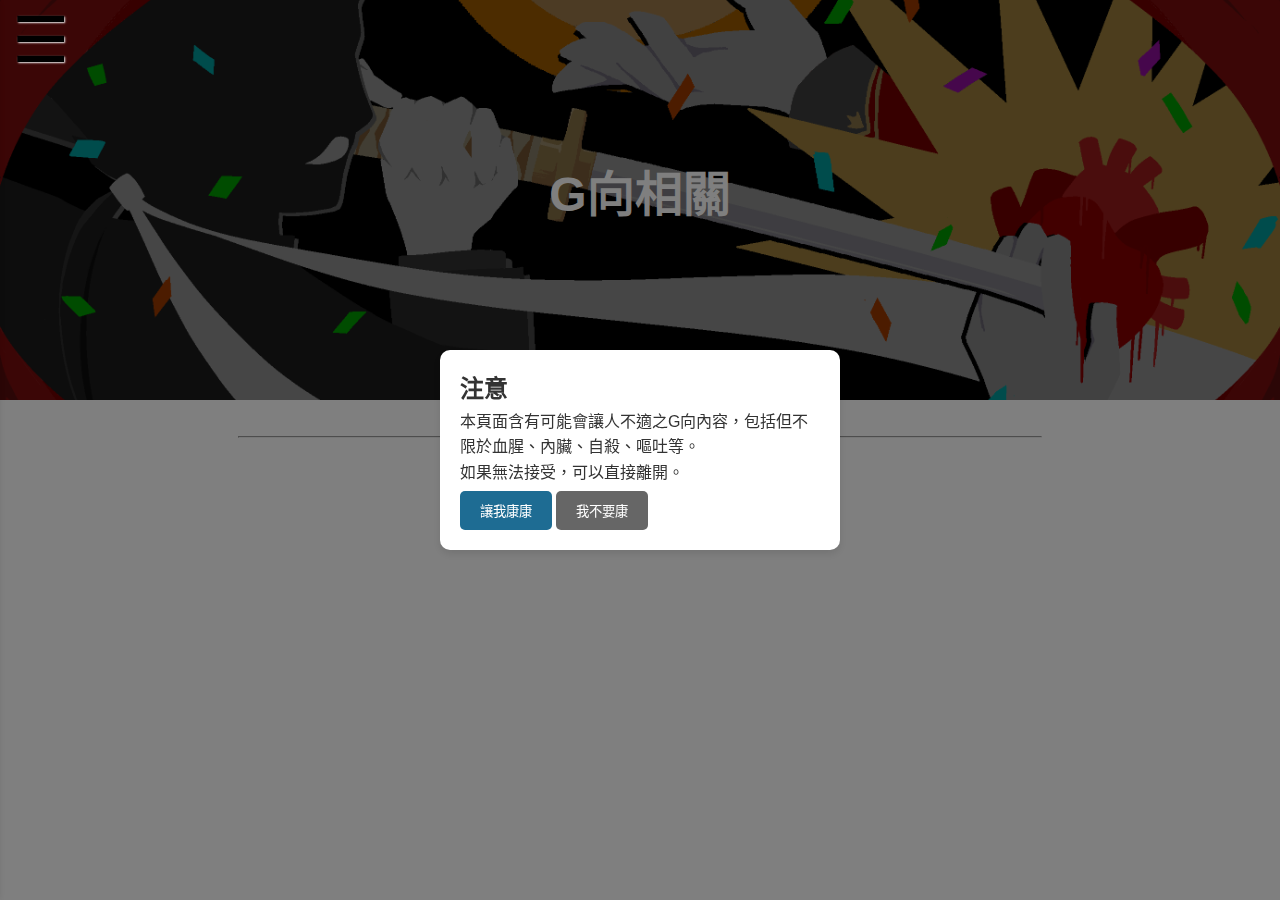
<file: guro.html>
<!DOCTYPE html>
<html lang="zh-TW">

<head>
    <meta charset="UTF-8">
    <meta property="og:title" content="玄克里設定" />
    <meta property="og:description" content="G向相關" />
    <meta property="og:image" content="picture/genshin_jumpscare.png" />
    <link rel="icon" type="image/png" href="picture/icon.png">
    <meta name="viewport" content="width=device-width, initial-scale=1.0">
    <title>G向相關</title>
    <style>
        body.dark-mode #navMenuBtn {
            color: white;
            text-shadow: #181c22 1px 1px 2px;

        }

        body.dark-mode .side-nav {
            background: #232834;
            box-shadow: -2px 0 8px rgba(0, 0, 0, 0.4);
        }

        body.dark-mode .side-nav a {
            color: #d3d7de;
        }

        body.dark-mode .side-nav a.active {
            background: #7ecfff;
            color: #232834;
            font-weight: bold;
        }

        body.dark-mode .side-nav a:hover {
            background: #2e6b97;
            color: #fff;
        }

        body.dark-mode #closeNavBtn {
            color: #d3d7de;
        }


        /*晚間模式*/
        /*共通內容*/
        body.dark-mode {
            background: #181c22;
            color: #d3d7de;
        }

        body.dark-mode h1,
        body.dark-mode h2,
        body.dark-mode h3 {
            color: #7ecfff;
        }

        body.dark-mode .main-content {
            background: #181c22;
        }

        body.dark-mode .banner {
            color: #fff;
        }

        body.dark-mode .banner::before {
            background-color: rgba(0, 0, 0, 0.7);
        }



        body.dark-mode hr {
            border-color: #3a4a5a;
        }

        body.dark-mode #backToTopBtn::after {
            background: #232834;
            color: #7ecfff;
            border-color: #7ecfff;
        }

        body.dark-mode #toggleDarkModeBtn {
            background: #2e6b97;
        }







        /*共通內容*/
        /* 基本重置和布局 */
        * {
            margin: 0;
            padding: 0;
            box-sizing: border-box;
        }

        body {
            font-family: Arial, sans-serif;
            line-height: 1.6;
            color: #333;
        }

        hr {
            margin: 1rem;
        }

        h1 {
            color: #84B1ED;
        }

        li {
            margin-left: 1em;
        }

        .spolier {
            color: black;
            background-color: black;
            transition: color 0.3s;
        }

        .spolier:hover {
            color: white;
        }

        #main-content {
            margin-left: auto;
            margin-right: auto;
            max-width: 900px;
            padding: 20px 32px;
            min-height: 100vh;
        }



        footer {
            text-align: center;
            padding: 10px 0;
            font-size: 0.9em;
        }

        /* 背景橫幅樣式 */
        .banner {
            background-image: url('picture/banner.png');
            background-size: cover;
            background-repeat: no-repeat;
            background-position: center;
            width: 100%;
            height: 400px;
            aspect-ratio: 16/10;
            display: flex;
            align-items: center;
            justify-content: center;
            text-align: center;
            color: white;
            position: relative;
        }

        .banner::before {
            content: '';
            position: absolute;
            top: 0;
            left: 0;
            width: 100%;
            height: 100%;
            background-color: rgba(0, 0, 0, 0.4);
        }

        .banner-content {
            position: relative;
            z-index: 1;
            max-width: 800px;
            padding: 0 20px;
        }

        .banner h1 {
            font-size: 3em;
            margin-bottom: 10px;
        }

        .banner .banner-content h1 {
            color: white;
        }

        .banner p {
            font-size: 1.2em;
        }


        /* 側邊導覽列樣式 */
        .side-nav {
            position: fixed;
            top: 0;
            left: -260px;
            width: 260px;
            height: 100%;
            background: #2e6b97;
            box-shadow: -2px 0 8px rgba(0, 0, 0, 0.15);
            z-index: 3001;
            display: flex;
            flex-direction: column;
            padding-top: 60px;
            transition: left 0.3s cubic-bezier(.4, 0, .2, 1);
        }

        .side-nav.open {
            left: 0;
        }

        .side-nav a {
            color: #fff;
            padding: 18px 32px;
            text-decoration: none;
            font-size: 1.2em;
            transition: background 0.2s;
        }

        .side-nav a.active {
            background: #7ecfff;
            color: #2e6b97;
            font-weight: bold;
        }

        .side-nav a:hover {
            background: #3a4a5a;
            color: #fff;
        }

        /* 側邊欄開啟時隱藏選單按鈕 */
        #navMenuBtn {
            display: flex;
            position: fixed;
            align-items: center;
            justify-content: center;
            background: none;
            width: 48px;
            height: 48px;
            top: 16px;
            left: 16px;
            z-index: 3100;
            font-size: 2em;
            color: black;
            text-shadow: #ebebeb 1px 1px 2px;
            border: none;
            border-radius: 8px;
            padding: 6px 16px;
            cursor: pointer;
        }


        #navMenuBtn .menu-icon,
        #navMenuBtn .close-icon {
            position: absolute;
            left: 50%;
            top: 50%;
            transform: translate(-50%, -50%);
            display: block;
            width: 1em;
            height: 1em;
            font-size: 2em;
            line-height: 1;
            transition: opacity 0.3s, transform 0.3s;
            pointer-events: none;
        }

        #navMenuBtn .close-icon {
            opacity: 0;
            transform: translate(-50%, -50%) rotate(-90deg) scale(0.7);
        }

        .side-nav.open #navMenuBtn .menu-icon {
            opacity: 0;
            transform: translate(-50%, -50%) rotate(90deg) scale(0.7);
        }

        .side-nav.open #navMenuBtn .close-icon {
            opacity: 1;
            transform: translate(-50%, -50%) rotate(0deg) scale(1);
        }

        /* 讓 navMenuBtn 在側邊欄開啟時顯示（覆蓋原本 display:none） */
        .side-nav.open #navMenuBtn {
            display: flex !important;
        }

        /*黑暗模式切換按鈕*/
        #toggleDarkModeBtn {
            position: absolute;
            bottom: 12px;
            right: 50%;
            transform: translateX(50%);
            z-index: 3000;
            padding: 7px 18px;
            font-size: 1em;
            border-radius: 8px;
            border: none;
            background: #232834;
            color: #fff;
            cursor: pointer;
            box-shadow: 0 2px 8px rgba(0, 0, 0, 0.08);
        }

        /* 遮罩 */
        .side-nav-mask {
            display: none;
            position: fixed;
            top: 0;
            left: 0;
            width: 100vw;
            height: 100vh;
            background: rgba(0, 0, 0, 0.3);
            z-index: 3000;
        }

        .side-nav.open~.side-nav-mask {
            display: block;
        }

        .page-section {
            margin-bottom: 40px;
            padding: 20px;
            border: 1px solid #ddd;
            border-radius: 5px;
        }

        /*回到頂端按鈕*/
        #backToTopBtn {
            position: fixed;
            right: 22px;
            bottom: 32px;
            width: 104px;
            height: 78px;
            cursor: pointer;
            z-index: 2000;
            background: none;
            border: none;
            outline: none;
            padding: 4px;
            transition: opacity 0.3s;
            display: flex;
            align-items: center;
            justify-content: center;
            opacity: 0;
            pointer-events: none;
        }

        #backToTopBtn.visible {
            opacity: 1;
            pointer-events: auto;
        }

        #backToTopBtn::after {
            content: "回到頂端⇧";
            position: absolute;
            left: 50%;
            transform: translateX(-50%);
            bottom: -26px;
            background: rgba(0, 0, 0, 0.4);
            color: white;
            border: white 1px solid;
            font-size: 12px;
            padding: 2px 9px;
            border-radius: 14px;
            text-align: center;
            pointer-events: auto;
            white-space: nowrap;
            opacity: 1;
        }

        #backToTopBtn img {
            width: 100%;
            height: 100%;
            display: block;
            pointer-events: none;
        }

        @media screen and (max-width: 768px) {
            #backToTopBtn {
                position: fixed;
                right: 12px;
                bottom: 32px;
                width: 52px;
                height: 39px;
                cursor: pointer;
                z-index: 2000;
                background: none;
                border: none;
                outline: none;
                padding: 4px;
                transition: opacity 0.3s;
                display: flex;
                align-items: center;
                justify-content: center;
                opacity: 0;
                pointer-events: none;
            }

            #backToTopBtn::after {

                left: 50%;
                transform: translateX(-50%);
                bottom: -20px;
                background: rgba(0, 0, 0, 0.4);
                color: white;
                border: white 1px solid;
                font-size: 9px;
                padding: 2px 9px;
                border-radius: 14px;
            }

            #backToTopBtn img {
                content: url(picture/backtotop_small.gif);
            }
        }


        @media screen and (max-width: 768px) {
            .banner h1 {
                font-size: 2em;
            }

            .banner p {
                font-size: 1em;
            }

            .main-content {
                max-width: 100%;
                padding-left: 20px;
                padding-right: 20px;
            }

        }


        /*彈窗設定*/
        .popup {
            display: none;
            position: fixed;
            z-index: 1000;
            left: 0;
            top: 0;
            width: 100%;
            height: 100%;
            background-color: rgba(0, 0, 0, 0.5);
            justify-content: center;
            align-items: center;
        }

        .popup-content {
            background-color: white;
            padding: 20px;
            border-radius: 10px;
            box-shadow: 0 4px 8px rgba(0, 0, 0, 0.1);
            max-width: 400px;
            text-align: left;
        }

        .popup h2 {
            margin-top: 0;
        }

        .popup p {
            margin-bottom: 5px;
        }

        .agree-btn {
            background-color: #1E6C93;
            color: white;
            padding: 10px 20px;
            border: none;
            border-radius: 5px;
            cursor: pointer;
            text-decoration: none;
        }

        .agree-btn:hover {
            background-color: #7ecfff;
        }

        .disagree-btn {
            background-color: #666;
            color: white;
            padding: 10px 20px;
            border: none;
            border-radius: 5px;
            cursor: pointer;
        }

        .disagree-btn:hover {
            background-color: #999;
        }

        body.dark-mode .popup-content {
            color: #d3d7de;
            background: #181c22;

        }

        .image-container {
            width: 100%;
            position: relative;
            display: flex;
            justify-content: center;
        }

        .image-caption {
            position: relative;
            display: inline-block;
        }

        .image-caption::before {
            bottom: 5px;
            content: "繪師：機動吐司";
            position: absolute;
            color: white;
            text-shadow: #181c22 1px 1px 2px;
            padding: 4px;
        }

        #disagree-content img {
            max-width: 100%;
            height: auto;
            display: block;
            margin: 10px auto;
            border-radius: 8px;
        }
    </style>
</head>

<body>

    <!-- 新導覽列按鈕與遮罩 -->
    <nav id="sideNav" class="side-nav">
        <button id="navMenuBtn" aria-label="開啟選單">
            <span class="menu-icon">☰</span>
            <span class="close-icon">×</span>
        </button>
        <!-- 側邊導覽列 -->
        <a href="index.html">首頁</a>
        <a href="chara_pic.html">圖片設定</a>
        <a href="chara_setting.html">文字設定</a>
        <a href="paro_setting.html">Paro設定</a>
        <a href="guro.html" class="active">G向相關</a>
        <a href="acknowledgement.html">標註/鳴謝</a>
        <a href="report.html">問題回報</a>
        <!-- 晚間模式切換按鈕 -->
        <button id="toggleDarkModeBtn">☽ 晚間模式</button>
    </nav>
    <div class="side-nav-mask"></div>

    <!-- 背景橫幅 -->
    <div class="banner">
        <div class="banner-content">
            <h1>G向相關</h1>
        </div>
    </div>
    <!-- 主要內容 -->
    <div class="main-content" id="main-content">
        <!--彈窗-->
        <div id="popup" class="popup">
            <div class="popup-content">
                <h2>注意</h2>
                <p>本頁面含有可能會讓人不適之G向內容，包括但不限於血腥、內臟、自殺、嘔吐等。<br>如果無法接受，可以直接離開。</p>
                <button class="agree-btn" onclick="agreeToTerms()">讓我康康</button>
                <button class="disagree-btn" onclick="disagreeToTerms()">我不要康</button>
            </div>
        </div>
        <!--同意內容-->
        <div id="agreed-content">
            <p>好欸</p>
        </div>

        <!--不同意內容-->
        <div id="disagree-content">
            <p>那麼就來玩<a
                    href="https://store.steampowered.com/app/1158850/The_Great_Ace_Attorney_Chronicles/">大逆轉裁判</a>吧！<br>你說的對，但《大逆轉裁判》是由卡普空自主研發的全新法庭戰鬥遊戲。
                遊戲發生在一個被稱作「大英帝國」的幻想世界，在這裡，被沃爾特克斯選中的人將被授予「律師臂章」，導引異議之力‌​​​‌‌‌‌‌‌‌‌​​‌‌​‌‌‌​‌​。
                你將扮演一位名為「成步堂龍之介」的神秘角色，在自由的旅行中邂逅性格各異、能力獨特的同伴們，和他們一起擊敗強敵，找回亞雙義的理想——同時，逐步發掘「亞雙義原神」的真相。</p>
            <div class="image-container">
                <div class="image-caption">
                    <img src="webp/ganshin_start.webp">
                </div>
            </div>
        </div>
        <hr>
        <footer>
            <p>本網站由tong1743製作，內容與一切官方無關<br>想不到下面要放什麼所以放點隨機說話</p>
            <p class="random-word"></p>
        </footer>
        <!-- 返回頂部按鈕 -->
        <button id="backToTopBtn">
            <img src="picture/backtotop.gif" alt="回到頂端" />
        </button>




        <script>

            // 頁面載入時顯示彈窗

            window.onload = function () {
                try {
                    var saved = localStorage.getItem('agreed');
                    if (saved === '1') agreeToTerms();
                    else popUpWindow();
                } catch (e) { }
            }();

            function popUpWindow() {
                document.getElementById('popup').style.display = 'flex';
                document.getElementById('disagree-content').style.display = 'none';
                document.getElementById('agreed-content').style.display = 'none';
                document.getElementById('main-content').style.minHeight = '10vh';
            };

            function agreeToTerms() {
                document.getElementById('popup').style.display = 'none';
                document.getElementById('disagree-content').style.display = 'none';
                document.getElementById('agreed-content').style.display = 'block';
                document.getElementById('main-content').style.minHeight = '100vh';
                try {
                    localStorage.setItem('agreed', '1');
                } catch (e) { }
            }

            function disagreeToTerms() {
                document.getElementById('popup').style.display = 'none';
                document.getElementById('agreed-content').style.display = 'none';
                document.getElementById('disagree-content').style.display = 'block';
            }

            // 隨機說話
            function getRandomWord() {
                const wordList = [
                    "請大家支持克里姆特切腹因為這是日本版的榮譽的死亡",
                    "說是決鬥但其實更像介錯",
                    "賀！玄克里終於要出官方週邊了！",
                    "我的同人女潔癖是只有玄真能殺死克里姆特",
                    "我喜歡玄真的遺書中講他自己一生從沒有後悔二字",
                    "亞雙義玄真的臉很常跳嚇到我和我朋友",
                    "玄真有8張官方圖然後有5.5張都在雙手抱胸",
                    "玄真唯二是有在笑的圖是跟他兒子的合照",
                    "我在排版時看到玄真的立繪就想笑",
                    "玄真的英文名叫Genshin（真的）",
                    "圖設定中有玄真衝擊",
                ];
                return wordList[Math.floor(Math.random() * wordList.length)];
            }
            var randomWord = document.querySelector('.random-word');
            randomWord.textContent = getRandomWord();
            // 晚間模式切換
            var darkModeBtn = document.getElementById('toggleDarkModeBtn');
            function setDarkMode(on) {
                document.body.classList.toggle('dark-mode', on);
                darkModeBtn.textContent = on ? '☀  日間模式' : '☽ 晚間模式';
            }
            darkModeBtn.addEventListener('click', function () {
                var isDark = document.body.classList.toggle('dark-mode');
                darkModeBtn.textContent = isDark ? '☀  日間模式' : '☽ 晚間模式';
                try { localStorage.setItem('darkMode', isDark ? '1' : '0'); } catch (e) { }
            });
            // 自動載入上次選擇
            (function () {
                try {
                    var saved = localStorage.getItem('darkMode');
                    if (saved === '1') setDarkMode(true);
                } catch (e) { }
            })();
            // 側邊導覽列開關
            var navMenuBtn = document.getElementById('navMenuBtn');
            var sideNav = document.getElementById('sideNav');
            var sideNavMask = document.querySelector('.side-nav-mask');
            function setSideNavOpen(open) {
                if (open) {
                    sideNav.classList.add('open');
                } else {
                    sideNav.classList.remove('open');
                }
            }
            navMenuBtn.addEventListener('click', function () {
                var isOpen = sideNav.classList.contains('open');
                setSideNavOpen(!isOpen);
            });
            sideNavMask.addEventListener('click', function () {
                setSideNavOpen(false);
            });
            sideNav.querySelectorAll('a').forEach(function (link) {
                link.addEventListener('click', function () {
                    setSideNavOpen(false);
                });
            });
            // 返回頂部按鈕顯示/隱藏
            var backToTopBtn = document.getElementById('backToTopBtn');
            window.addEventListener('scroll', function () {
                if (window.scrollY > 150) {
                    backToTopBtn.classList.add('visible');
                } else {
                    backToTopBtn.classList.remove('visible');
                }
            });
            backToTopBtn.addEventListener('click', function () {
                window.scrollTo({ top: 0, behavior: 'smooth' });
            });
        </script>
</body>

</html>
</file>
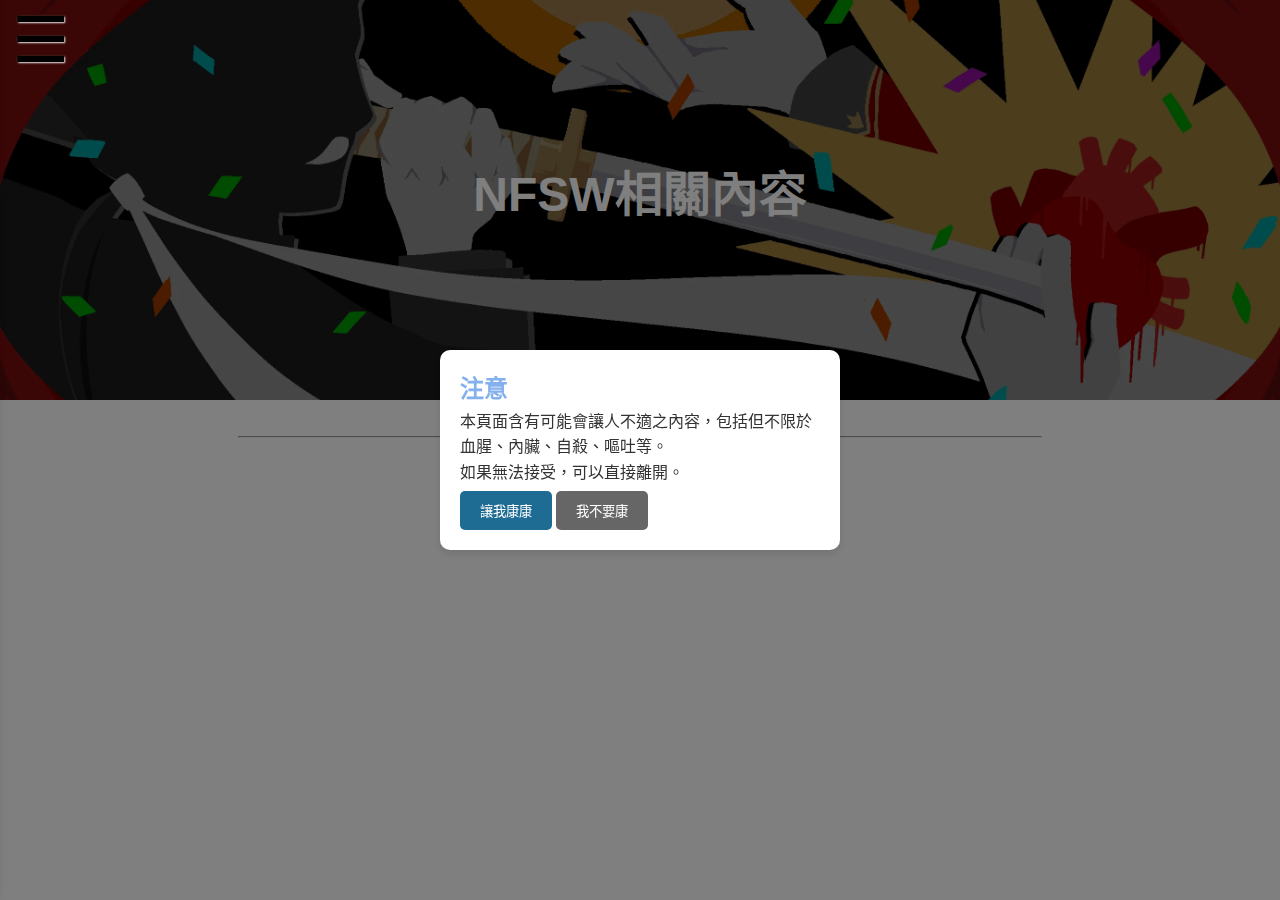
<file: nfsw.html>
<!DOCTYPE html>
<html lang="zh-TW">

<head>
    <meta charset="UTF-8">
    <meta property="og:title" content="玄克里設定" />
    <meta property="og:description" content="NFSW" />
    <meta property="og:image" content="picture/genshin_jumpscare.png" />
    <link rel="icon" type="image/png" href="picture/icon.png">
    <link rel="stylesheet" href="common/common_css.css">
    <link rel="stylesheet" href="non_common/nfsw.css">
    <meta name="viewport" content="width=device-width, initial-scale=1.0">
    <title>NFSW相關內容</title>
</head>

<body>

    <!-- 新導覽列按鈕與遮罩 -->
    <nav id="sideNav" class="side-nav">
        <button id="navMenuBtn" aria-label="開啟選單">
            <span class="menu-icon">☰</span>
            <span class="close-icon">×</span>
        </button>
        <!-- 側邊導覽列 -->
        <a href="index.html">首頁</a>
        <a href="chara_pic.html">圖片設定</a>
        <a href="chara_setting.html">文字設定</a>
        <a href="paro_setting.html">Paro設定</a>
        <a href="guro.html" class="active">G向相關</a>
        <a href="acknowledgement.html">標註/鳴謝</a>
        <a href="report.html">問題回報</a>
        <!-- 晚間模式切換按鈕 -->
        <button id="toggleDarkModeBtn">☽ 晚間模式</button>
    </nav>
    <div class="side-nav-mask"></div>

    <!-- 背景橫幅 -->
    <div class="banner">
        <div class="banner-content">
            <h1>NFSW相關內容</h1>
        </div>
    </div>
    <!-- 主要內容 -->
    <div class="main-content" id="main-content">
        <!--彈窗-->
        <div id="popup" class="popup">
            <div class="popup-content">
                <h2>注意</h2>
                <p>本頁面含有可能會讓人不適之內容，包括但不限於血腥、內臟、自殺、嘔吐等。<br>如果無法接受，可以直接離開。</p>
                <button class="agree-btn" onclick="agreeToTerms()">讓我康康</button>
                <button class="disagree-btn" onclick="disagreeToTerms()">我不要康</button>
            </div>
        </div>
        <!--同意內容-->
        <div id="agreed-content">
            <div class="content-box">
                <h2>切腹</h2>
                <p>為了僅餘的榮譽，劃開腹部——以死亡換取寬恕。</p>
                <div class="image-container seppuku">
                    <div class="image-caption">
                        <img src="webp/seppuku_genshin.webp">
                    </div>
                    <div class="image-caption">
                        <img src="webp/seppuku_klint.webp">
                    </div>
                </div>
                <div>
                    <p>玄真：在決鬥中殺後克里姆特後的IF線。在獄中沒有答應沃爾特克斯的交易的玄真在死刑前選擇了切腹。<br>
                        克里姆特：最終決鬥的IF線。玄真會為克里姆特介錯。</p>
                </div>
                <h2>嘔吐</h2>
                <p></p>
            </div>
        </div>

        <!--不同意內容-->
        <div id="disagree-content">
            <div class="masked-content">
                那麼就來玩大逆轉裁判吧！<br>
                你說的對，但《大逆轉裁判》是由卡普空自主研發的全新法庭戰鬥遊戲。
                遊戲發生在一個被稱作「大英帝國」的幻想世界，在這裡，被沃爾特克斯選中的人將被授予「律師臂章」，導引異議之力‌​​​‌‌‌‌‌‌‌‌​​‌‌​‌‌‌​‌​。
                你將扮演一位名為「成步堂龍之介」的神秘角色，在自由的旅行中邂逅性格各異、能力獨特的同伴們，和他們一起擊敗強敵，找回亞雙義的理想——同時，逐步發掘「亞雙義原神」的真相。
            </div>

            <div class="image-container genshin_active">
                <div class="image-caption">
                    <img src="webp/genshin_start.webp">
                </div>
            </div>
            <button type="button" id="download-btn">
                立即下載
            </button>
        </div>
        <hr>
        <footer>
            <p>本網站由tong1743製作，內容與一切官方無關<br>想不到下面要放什麼所以放點隨機說話</p>
            <p class="random-word"></p>
        </footer>
        <!-- 返回頂部按鈕 -->
        <button id="backToTopBtn">
            <img src="picture/backtotop.gif" alt="回到頂端" />
        </button>
    </div>


    <script src="common/common_js.js"></script>

    <script>

        // 頁面載入時顯示彈窗

        window.onload = function () {
            try {
                var saved = localStorage.getItem('agreed');
                if (saved === '1') agreeToTerms();
                else popUpWindow();
            } catch (e) { }
        }();

        function popUpWindow() {
            document.getElementById('popup').style.display = 'flex';
            document.getElementById('disagree-content').style.display = 'none';
            document.getElementById('agreed-content').style.display = 'none';
        };

        function agreeToTerms() {
            document.getElementById('popup').style.display = 'none';
            document.getElementById('disagree-content').style.display = 'none';
            document.getElementById('agreed-content').style.display = 'block';
            try {
                localStorage.setItem('agreed', '1');
            } catch (e) { }
        }

        function disagreeToTerms() {
            document.getElementById('popup').style.display = 'none';
            document.getElementById('agreed-content').style.display = 'none';
            document.getElementById('disagree-content').style.display = 'block';
        }

        const download_btn = document.getElementById('download-btn')
        download_btn.onclick = function () {
            window.open("https://store.steampowered.com/app/1158850The_Great_Ace_Attorney_Chronicles/");
        }


    </script>
</body>

</html>
</file>
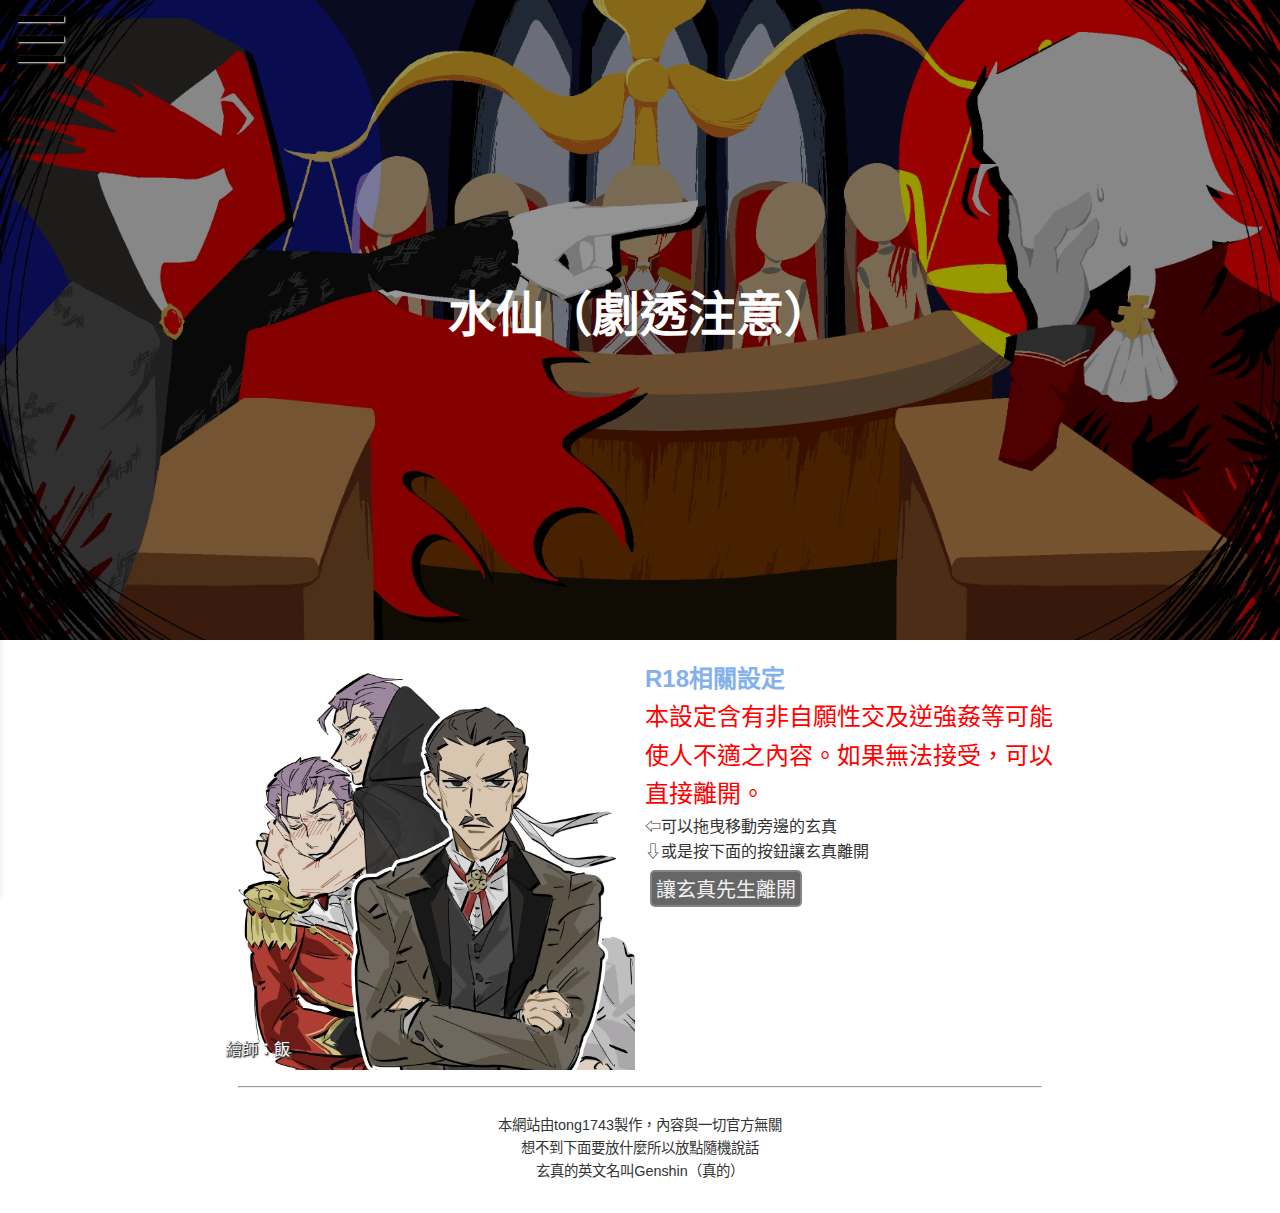
<file: professor.html>
<!DOCTYPE html>
<html lang="zh-TW">

<head>
    <meta charset="UTF-8">
    <meta property="og:title" content="玄克里設定" />
    <meta property="og:description" content="水仙設定" />
    <meta property="og:image" content="picture/genshin_jumpscare.png" />
    <link rel="icon" type="image/png" href="picture/icon.png">
    <link rel="stylesheet" href="common/common_css.css">
    <meta name="viewport" content="width=device-width, initial-scale=1.0">
    <title>水仙設定</title>
    <style>
        .banner {
            background-image: url(webp/banner_professor.webp);
            height: auto;
            max-height: 100vh;
            aspect-ratio: 2 / 1;
        }

        img {
            max-width: 100%;
            height: auto;
            display: block;
            margin: 0 auto;
        }

        .image-container {
            position: relative;
            display: flex;
            flex-direction: row;
            justify-content: center;
            gap: 10px;
        }

        @media (max-width:768px) {
            .image-container {
                flex-direction: column-reverse;
            }

            .image-container .image-caption,
            .image-container .caption {
                width: 100%;
            }
        }

        .image-caption,
        .caption {
            width: 50%;
        }

        .professor-klint.image-caption::before {
            content: "繪師：飯";
            z-index: 2;
        }

        .image-caption {
            position: relative;
            display: block;
        }

        .image-caption::before {
            bottom: 5px;
            position: absolute;
            color: white;
            text-shadow: #181c22 1px 1px 2px,
                #666 0.5px 0.5px 0,
                #666 -0.5px -0.5px 0,
                #666 0.5px -0.5px 0,
                #666 -0.5px 0.5px 0;
            padding: 2px 4px;
        }


        .warpper img {
            max-height: 100%;
        }

        #genshinJumpscare {
            position: absolute;
            left: 0;
            top: 0;
            cursor: grab;
        }

        #genshinJumpscare:active {
            cursor: grabbing;
        }

        #genshinJumpscare.close {
            display: none;
        }

        .warpper {
            position: relative;
            overflow: hidden;
            display: flex;
            justify-content: center;
            align-items: center;
            max-height: 100%;
            width: auto;
            aspect-ratio: 125 / 124;

        }

        .mention {
            color: red;
            font-size: 24px;
        }

        .closeGenshin,
        #activeTouch {
            position: relative;
            color: #f1f1f1;
            font-size: 20px;
            margin: 5px;
            padding: 2px 4px;
            cursor: pointer;
            background: rgba(0, 0, 0, 0.6);
            border-radius: 5px;
            display: flex;
            align-items: center;
            justify-content: center;
            transition: all 0.3s ease;
            z-index: 1001;
            border: 2px solid rgba(255, 255, 255, 0.2);
        }

        .caption.mobile {
            display: none;
        }


        @media (max-width:768px) {
            .caption.mobile {
                display: block !important;
            }

            .caption.non-mobile {
                display: none !important;
            }
        }
    </style>
</head>

<body>

    <!-- 新導覽列按鈕與遮罩 -->
    <nav id="sideNav" class="side-nav">
        <button id="navMenuBtn" aria-label="開啟選單">
            <span class="menu-icon">☰</span>
            <span class="close-icon">×</span>
        </button>
        <!-- 側邊導覽列 -->
        <a href="index.html">首頁</a>
        <a href="chara_pic.html">圖片設定</a>
        <a href="chara_setting.html">文字設定</a>
        <a href="paro_setting.html">Paro設定</a>
        <a href="nfsw.html">NFSW相關</a>
        <a href="professor.html" class="active">水仙（劇透注意）</a>
        <a href="acknowledgement.html">標註/鳴謝</a>
        <a href="report.html">問題回報</a>
        <!-- 晚間模式切換按鈕 -->
        <button id="toggleDarkModeBtn">☽ 晚間模式</button>
    </nav>
    <div class="side-nav-mask"></div>

    <!-- 背景橫幅 -->
    <div class="banner">
        <div class="banner-content">
            <h1>水仙（劇透注意）</h1>
        </div>
    </div>

    <!-- 主要內容 -->
    <div class="main-content">
        <div class="image-container">

            <div class="image-caption professor-klint">
                <div class="warpper">
                    <img id="popUpImage" src="webp/professor_klint.webp">
                    <img id="genshinJumpscare" src="webp/genshin_jumpscare.webp">
                </div>

            </div>
            <div class="caption non-mobile">
                <h2>R18相關設定</h2>
                <p><span class="mention">本設定含有非自願性交及逆強姦等可能使人不適之內容。如果無法接受，可以直接離開。</span><br>
                    ⇦可以拖曳移動旁邊的玄真<br>⇩或是按下面的按鈕讓玄真離開</p>
                <button id="closeGenshin" class="closeGenshin">讓玄真先生離開</button>
            </div>
            <div class="caption mobile">
                <p><span class="mention">本設定含有非自願性交及逆強姦等可能使人不適之內容。如果無法接受，可以直接離開。</span><br>
                    可以在按下按鈕後拖曳移動旁邊的玄真<br>或是讓玄真離開</p>
                <button id="activeTouch">開始拖曳</button>
                <button id="closeGenshinMobile" class="closeGenshin">讓玄真先生離開</button>
            </div>

        </div>


        <hr>
        <footer>
            <p>本網站由tong1743製作，內容與一切官方無關<br>想不到下面要放什麼所以放點隨機說話</p>
            <p class="random-word"></p>
        </footer>
        <!-- 返回頂部按鈕 -->
        <button id="backToTopBtn">
            <img src="picture/backtotop.gif" alt="回到頂端" />
        </button>
    </div>


    <script src="common/common_js.js"></script>
    <script>

        const img = document.getElementById('genshinJumpscare');
        let isDragging = false;
        let initialX = 0;
        let initialY = 0;
        let xOffset = 0;
        let yOffset = 0;
        let canTouch = false;
        const activeTouchBtn = document.getElementById('activeTouch');


        // 滑鼠事件
        img.addEventListener('mousedown', startDragging);
        document.addEventListener('mousemove', drag);
        document.addEventListener('mouseup', stopDragging);
        activeTouchBtn.addEventListener('click', activeTouch);
        // 觸控事件
        if (screen && screen.width > 768) {
            img.addEventListener('touchstart', startDragging);
            document.addEventListener('touchmove', drag);
            document.addEventListener('touchend', stopDragging);
        }
        
        function activeTouch() {
            if (canTouch) {
                img.removeEventListener('touchstart', startDragging);
                document.removeEventListener('touchmove', drag);
                document.removeEventListener('touchend', stopDragging);
                canTouch = false;
                activeTouchBtn.textContent = '開始拖曳';
            }
            else {
                img.addEventListener('touchstart', startDragging);
                document.addEventListener('touchmove', drag);
                document.addEventListener('touchend', stopDragging);
                canTouch = true;
                activeTouchBtn.textContent = '結束拖曳';
            }

        }


        function startDragging(e) {
            e.preventDefault(); // 防止預設行為（如圖片拖放或頁面滾動）
            let clientX, clientY;

            // 判斷是滑鼠還是觸控事件
            if (e.type === 'touchstart') {
                clientX = e.touches[0].clientX;
                clientY = e.touches[0].clientY;
            } else {
                clientX = e.clientX;
                clientY = e.clientY;
            }

            xOffset = clientX;
            yOffset = clientY;
            isDragging = true;
            img.style.transition = 'none'; // 拖曳時移除過渡效果
        }

        function drag(e) {
            if (isDragging) {
                e.preventDefault(); // 防止觸控時頁面滾動
                let clientX, clientY;

                // 判斷是滑鼠還是觸控事件
                if (e.type === 'touchmove') {
                    clientX = e.touches[0].clientX;
                    clientY = e.touches[0].clientY;
                } else {
                    clientX = e.clientX;
                    clientY = e.clientY;
                }

                const newX = clientX - xOffset;
                const newY = clientY - yOffset;
                img.style.left = newX + 'px';
                img.style.top = newY + 'px';
            }
        }

        function stopDragging() {
            if (isDragging) {
                isDragging = false;
                img.style.transition = 'all 1s ease-out'; // 恢復過渡效果
                img.style.left = initialX + 'px'; // 回到初始位置
                img.style.top = initialY + 'px';
            }
        }

        const closeGenshinBtn = document.getElementById('closeGenshin')
        closeGenshinBtn.addEventListener('click', closeGenshin);

        const closeGenshinBtnMobile = document.getElementById('closeGenshinMobile')
        closeGenshinBtnMobile.addEventListener('click', closeGenshin);

        function closeGenshin() {
            if (img.classList.contains('close')) {
                img.classList.remove('close');
                closeGenshinBtn.textContent = '讓玄真先生離開';
            } else {
                img.classList.add('close');
                closeGenshinBtn.textContent = '讓玄真先生復活';
            }
        }





    </script>
</body>

</html>
</file>
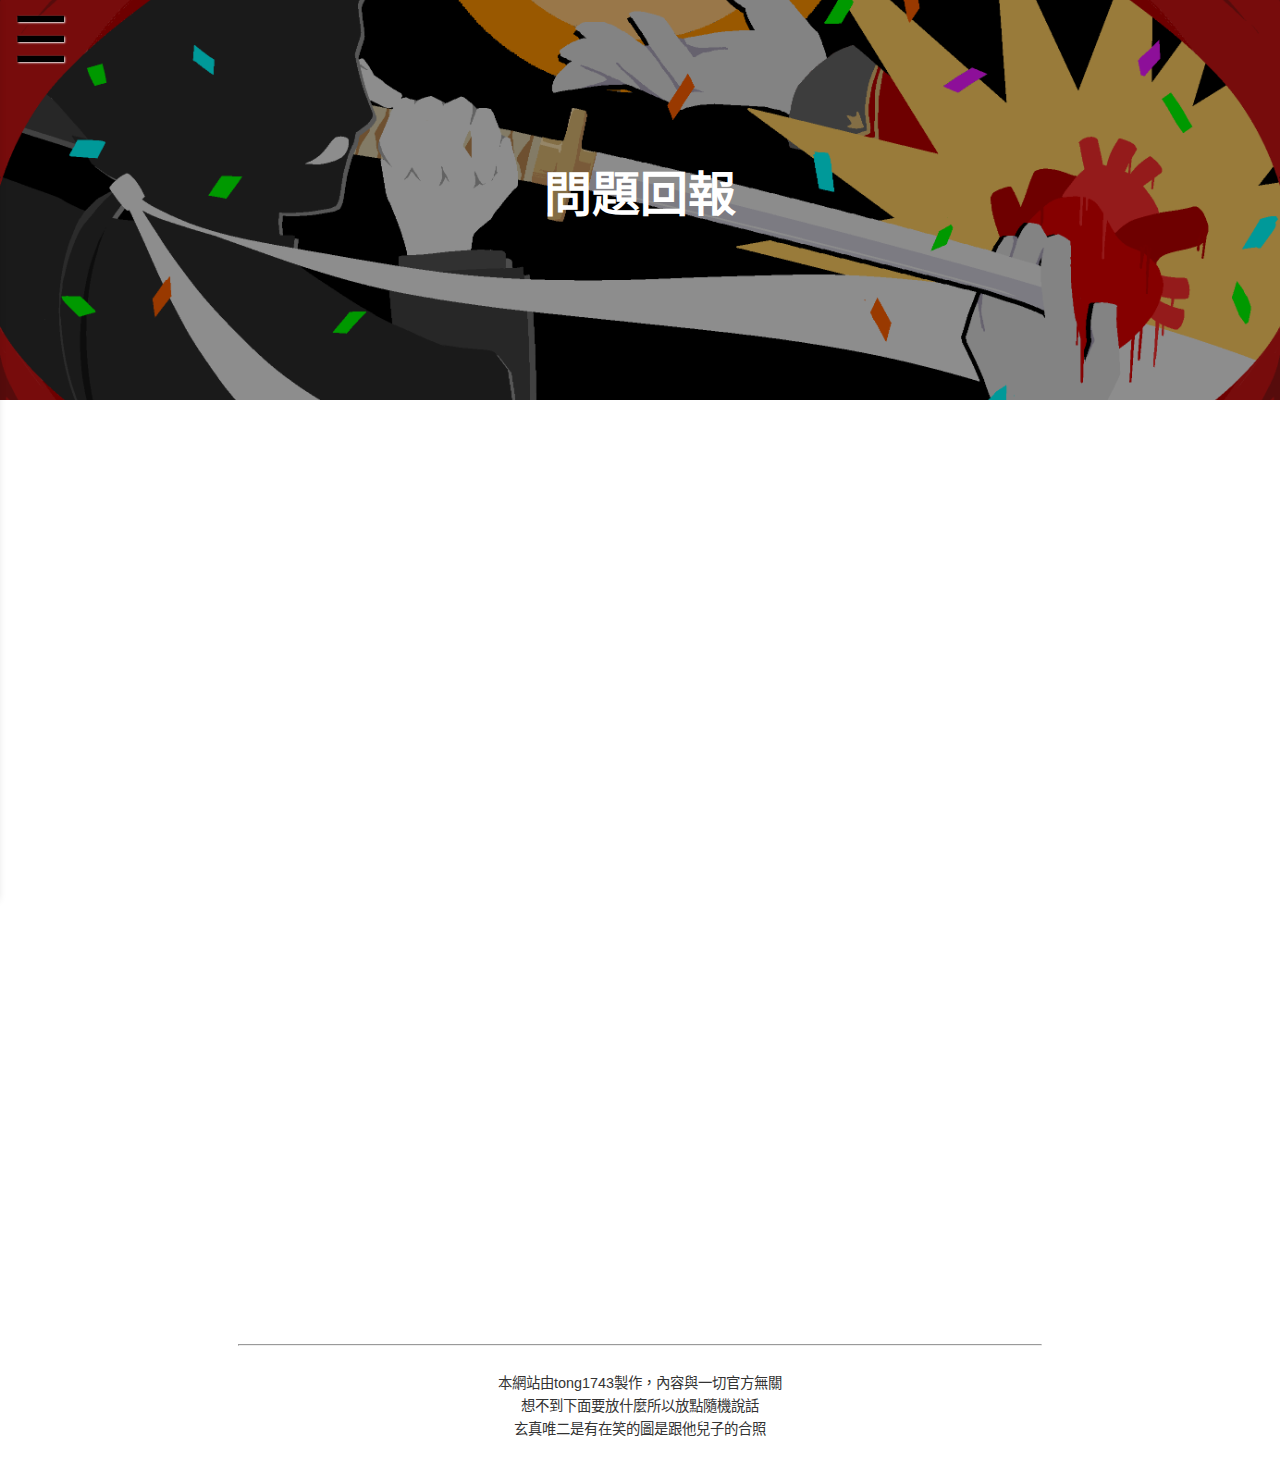
<file: report.html>
<!DOCTYPE html>
<html lang="zh-TW">

<head>
    <meta charset="UTF-8">
    <link rel="icon" type="image/png" href="icon.png">
    <meta name="viewport" content="width=device-width, initial-scale=1.0">
    <title>問題回報</title>
    <style>

        body.dark-mode #navMenuBtn{
            color:white;
                  text-shadow: #181c22 1px 1px 2px;

        }
        body.dark-mode .side-nav {
            background: #232834;
            box-shadow: -2px 0 8px rgba(0, 0, 0, 0.4);
        }

        body.dark-mode .side-nav a {
            color: #d3d7de;
        }

        body.dark-mode .side-nav a.active {
            background: #7ecfff;
            color: #232834;
            font-weight: bold;
        }

        body.dark-mode .side-nav a:hover {
            background: #2e6b97;
            color: #fff;
        }

        body.dark-mode #closeNavBtn {
            color: #d3d7de;
        }


        /*晚間模式*/
        /*共通內容*/
        body.dark-mode {
            background: #181c22;
            color: #d3d7de;
        }

        body.dark-mode h1,
        body.dark-mode h2,
        body.dark-mode h3 {
            color: #7ecfff;
        }

        body.dark-mode .main-content {
            background: #181c22;
        }

        body.dark-mode .banner {
            color: #fff;
        }

        body.dark-mode .banner::before {
            background-color: rgba(0, 0, 0, 0.7);
        }



        body.dark-mode hr {
            border-color: #3a4a5a;
        }

        body.dark-mode #backToTopBtn::after {
            background: #232834;
            color: #7ecfff;
            border-color: #7ecfff;
        }

        body.dark-mode #toggleDarkModeBtn {
            background: #2e6b97;
        }







        /*共通內容*/
        /* 基本重置和布局 */
        * {
            margin: 0;
            padding: 0;
            box-sizing: border-box;
        }

        body {
            font-family: Arial, sans-serif;
            line-height: 1.6;
            color: #333;
        }

        hr {
            margin: 1rem;
        }

        h1 {
            color: #84B1ED;
        }

        li {
            margin-left: 1em;
        }

        .spolier {
            color: black;
            background-color: black;
            transition: color 0.3s;
        }

        .spolier:hover {
            color: white;
        }

        .main-content {
            margin-left: auto;
            margin-right: auto;
            max-width: 900px;
            padding: 20px 32px;
            min-height: 100vh;
        }

footer {
      text-align: center;
      padding: 10px 0;
      font-size: 0.9em;
    }

        /* 背景橫幅樣式 */
        .banner {
            background-image: url('picture/banner.png');
            background-size: cover;
            background-repeat: no-repeat;
            background-position: center;
            width: 100%;
            height: 400px;
            aspect-ratio: 16/10;
            display: flex;
            align-items: center;
            justify-content: center;
            text-align: center;
            color: white;
            position: relative;
        }

        .banner::before {
            content: '';
            position: absolute;
            top: 0;
            left: 0;
            width: 100%;
            height: 100%;
            background-color: rgba(0, 0, 0, 0.4);
        }

        .banner-content {
            position: relative;
            z-index: 1;
            max-width: 800px;
            padding: 0 20px;
        }

        .banner h1 {
            font-size: 3em;
            margin-bottom: 10px;
        }

        .banner .banner-content h1 {
            color: white;
        }

        .banner p {
            font-size: 1.2em;
        }


        /* 側邊導覽列樣式 */
        .side-nav {
            position: fixed;
            top: 0;
            left: -260px;
            width: 260px;
            height: 100%;
            background: #2e6b97;
            box-shadow: -2px 0 8px rgba(0, 0, 0, 0.15);
            z-index: 3001;
            display: flex;
            flex-direction: column;
            padding-top: 60px;
            transition: left 0.3s cubic-bezier(.4, 0, .2, 1);
        }

        .side-nav.open {
            left: 0;
        }

        .side-nav a {
            color: #fff;
            padding: 18px 32px;
            text-decoration: none;
            font-size: 1.2em;
            transition: background 0.2s;
        }

        .side-nav a.active {
            background: #7ecfff;
            color: #2e6b97;
            font-weight: bold;
        }

        .side-nav a:hover {
            background: #3a4a5a;
            color: #fff;
        }

        /* 側邊欄開啟時隱藏選單按鈕 */
    #navMenuBtn {
            display: flex;
            position: fixed;
            align-items: center;
            justify-content: center;
            background: none;
            width: 48px;
            height: 48px;
            top: 16px;
            left: 16px;
            z-index: 3100;
            font-size: 2em;
            color: black;
      text-shadow: #ebebeb 1px 1px 2px;

            border: none;
            border-radius: 8px;
            padding: 6px 16px;
            cursor: pointer;
        }


        #navMenuBtn .menu-icon,
        #navMenuBtn .close-icon {
            position: absolute;
            left: 50%;
            top: 50%;
            transform: translate(-50%, -50%);
            display: block;
            width: 1em;
            height: 1em;
            font-size: 2em;
            line-height: 1;
            transition: opacity 0.3s, transform 0.3s;
            pointer-events: none;
        }

        #navMenuBtn .close-icon {
            opacity: 0;
            transform: translate(-50%, -50%) rotate(-90deg) scale(0.7);
        }

        .side-nav.open #navMenuBtn .menu-icon {
            opacity: 0;
            transform: translate(-50%, -50%) rotate(90deg) scale(0.7);
        }
        .side-nav.open #navMenuBtn .close-icon {
            opacity: 1;
            transform: translate(-50%, -50%) rotate(0deg) scale(1);
        }
        /* 讓 navMenuBtn 在側邊欄開啟時顯示（覆蓋原本 display:none） */
        .side-nav.open #navMenuBtn {
            display: flex !important;
        }

        /*黑暗模式切換按鈕*/
        #toggleDarkModeBtn {
            position: absolute;
            bottom: 12px;
            right: 50%;
            transform: translateX(50%);
            z-index: 3000;
            padding: 7px 18px;
            font-size: 1em;
            border-radius: 8px;
            border: none;
            background: #232834;
            color: #fff;
            cursor: pointer;
            box-shadow: 0 2px 8px rgba(0, 0, 0, 0.08);
        }

        /* 遮罩 */
        .side-nav-mask {
            display: none;
            position: fixed;
            top: 0;
            left: 0;
            width: 100vw;
            height: 100vh;
            background: rgba(0, 0, 0, 0.3);
            z-index: 3000;
        }

        .side-nav.open~.side-nav-mask {
            display: block;
        }

        .page-section {
            margin-bottom: 40px;
            padding: 20px;
            border: 1px solid #ddd;
            border-radius: 5px;
        }

        /*回到頂端按鈕*/
        #backToTopBtn {
            position: fixed;
            right: 22px;
            bottom: 32px;
            width: 104px;
            height: 78px;
            cursor: pointer;
            z-index: 2000;
            background: none;
            border: none;
            outline: none;
            padding: 4px;
            transition: opacity 0.3s;
            display: flex;
            align-items: center;
            justify-content: center;
            opacity: 0;
            pointer-events: none;
        }

        #backToTopBtn.visible {
            opacity: 1;
            pointer-events: auto;
        }

        #backToTopBtn::after {
            content: "回到頂端⇧";
            position: absolute;
            left: 50%;
            transform: translateX(-50%);
            bottom: -26px;
            background: rgba(0, 0, 0, 0.4);
            color: white;
            border: white 1px solid;
            font-size: 12px;
            padding: 2px 9px;
            border-radius: 14px;
            text-align: center;
            pointer-events: auto;
            white-space: nowrap;
            opacity: 1;
        }

        #backToTopBtn img {
            width: 100%;
            height: 100%;
            display: block;
            pointer-events: none;
        }

        @media screen and (max-width: 768px) {
            #backToTopBtn {
                position: fixed;
                right: 12px;
                bottom: 32px;
                width: 52px;
                height: 39px;
                cursor: pointer;
                z-index: 2000;
                background: none;
                border: none;
                outline: none;
                padding: 4px;
                transition: opacity 0.3s;
                display: flex;
                align-items: center;
                justify-content: center;
                opacity: 0;
                pointer-events: none;
            }

            #backToTopBtn::after {

                left: 50%;
                transform: translateX(-50%);
                bottom: -20px;
                background: rgba(0, 0, 0, 0.4);
                color: white;
                border: white 1px solid;
                font-size: 9px;
                padding: 2px 9px;
                border-radius: 14px;
            }

            #backToTopBtn img {
                content: url(picture/backtotop_small.gif);
            }
        }


        @media screen and (max-width: 768px) {
            .banner h1 {
                font-size: 2em;
            }

            .banner p {
                font-size: 1em;
            }

            .main-content {
                max-width: 100%;
                padding-left: 20px;
                padding-right: 20px;
            }

        }


        /* 內嵌表單樣式 */
        iframe {
            width: 100%;
            height: 100vh;
            border: none;
            background: transparent;
            color: white;
        }
    </style>
</head>

<body>

    <!-- 新導覽列按鈕與遮罩 -->
    <nav id="sideNav" class="side-nav"> 
        <button id="navMenuBtn" aria-label="開啟選單">
            <span class="menu-icon">☰</span>
            <span class="close-icon">×</span>
        </button>
        <!-- 側邊導覽列 -->
        <a href="index.html">首頁</a>
        <a href="chara_pic.html">圖片設定</a>
        <a href="chara_setting.html">文字設定</a>
        <a href="acknowledgement.html" >標註/鳴謝</a>
        <a href="report.html"class="active">問題回報</a>
        <!-- 晚間模式切換按鈕 -->
        <button id="toggleDarkModeBtn">☽ 晚間模式</button>
    </nav>
    <div class="side-nav-mask"></div>

    <!-- 背景橫幅 -->
    <div class="banner">
        <div class="banner-content">
            <h1>問題回報</h1>
        </div>
    </div>

    <!-- 主要內容 -->
    <div class="main-content">
        <iframe src="https://forms.office.com/Pages/ResponsePage.aspx?id=sKvtAzGKPkWlB_3QKHsRjXOKt7yawn5Gsiz3HIuKQq1UNzFSWTBCNUNSWlRYSVpKWlFLMDVaT05VMC4u&embed=true"> </iframe>
     <hr>
        <footer>
            <p>本網站由tong1743製作，內容與一切官方無關<br>想不到下面要放什麼所以放點隨機說話</p>
      <p class="random-word"></p>
    </footer>
    <!-- 返回頂部按鈕 -->
    <button id="backToTopBtn">
      <img src="picture/backtotop.gif" alt="回到頂端" />
    </button>
  </div>




  <script>

    // 隨機說話
    function getRandomWord() {
      const wordList = [ 
        "請大家支持克里姆特切腹因為這是日本版的榮譽的死亡",
        "說是決鬥但其實更像介錯",
        "賀！玄克里終於要出官方週邊了！",
        "我的同人女潔癖是只有玄真能殺死克里姆特",
        "我喜歡玄真的遺書中講他自己一生從沒有後悔二字",
        "亞雙義玄真的臉很常跳嚇到我和我朋友",
        "玄真有8張官方圖然後有5.5張都在雙手抱胸",
        "玄真唯二是有在笑的圖是跟他兒子的合照",
        "我在排版時看到玄真的立繪就想笑",
        "玄真的英文名叫Genshin（真的）",
        "圖設定中有玄真衝擊",
      ];
      return wordList[Math.floor(Math.random() * wordList.length)];
    }
    var randomWord = document.querySelector('.random-word');
    randomWord.textContent = getRandomWord();
        // 晚間模式切換
        var darkModeBtn = document.getElementById('toggleDarkModeBtn');
        function setDarkMode(on) {
            document.body.classList.toggle('dark-mode', on);
            darkModeBtn.textContent = on ? '☀  日間模式' : '☽ 晚間模式';
        }
        darkModeBtn.addEventListener('click', function () {
            var isDark = document.body.classList.toggle('dark-mode');
            darkModeBtn.textContent = isDark ? '☀  日間模式' : '☽ 晚間模式';
            try { localStorage.setItem('darkMode', isDark ? '1' : '0'); } catch (e) { }
        });
        // 自動載入上次選擇
        (function () {
            try {
                var saved = localStorage.getItem('darkMode');
                if (saved === '1') setDarkMode(true);
            } catch (e) { }
        })();
        // 側邊導覽列開關
        var navMenuBtn = document.getElementById('navMenuBtn');
        var sideNav = document.getElementById('sideNav');
        var sideNavMask = document.querySelector('.side-nav-mask');
        function setSideNavOpen(open) {
            if (open) {
                sideNav.classList.add('open');
            } else {
                sideNav.classList.remove('open');
            }
        }
        navMenuBtn.addEventListener('click', function () {
            var isOpen = sideNav.classList.contains('open');
            setSideNavOpen(!isOpen);
        });
        sideNavMask.addEventListener('click', function () {
            setSideNavOpen(false);
        });
        sideNav.querySelectorAll('a').forEach(function (link) {
            link.addEventListener('click', function () {
                setSideNavOpen(false);
            });
        });
        // 返回頂部按鈕顯示/隱藏
        var backToTopBtn = document.getElementById('backToTopBtn');
        window.addEventListener('scroll', function () {
            if (window.scrollY > 150) {
                backToTopBtn.classList.add('visible');
            } else {
                backToTopBtn.classList.remove('visible');
            }
        });
        backToTopBtn.addEventListener('click', function () {
            window.scrollTo({ top: 0, behavior: 'smooth' });
        });
    </script>
</body>

</html>
</file>
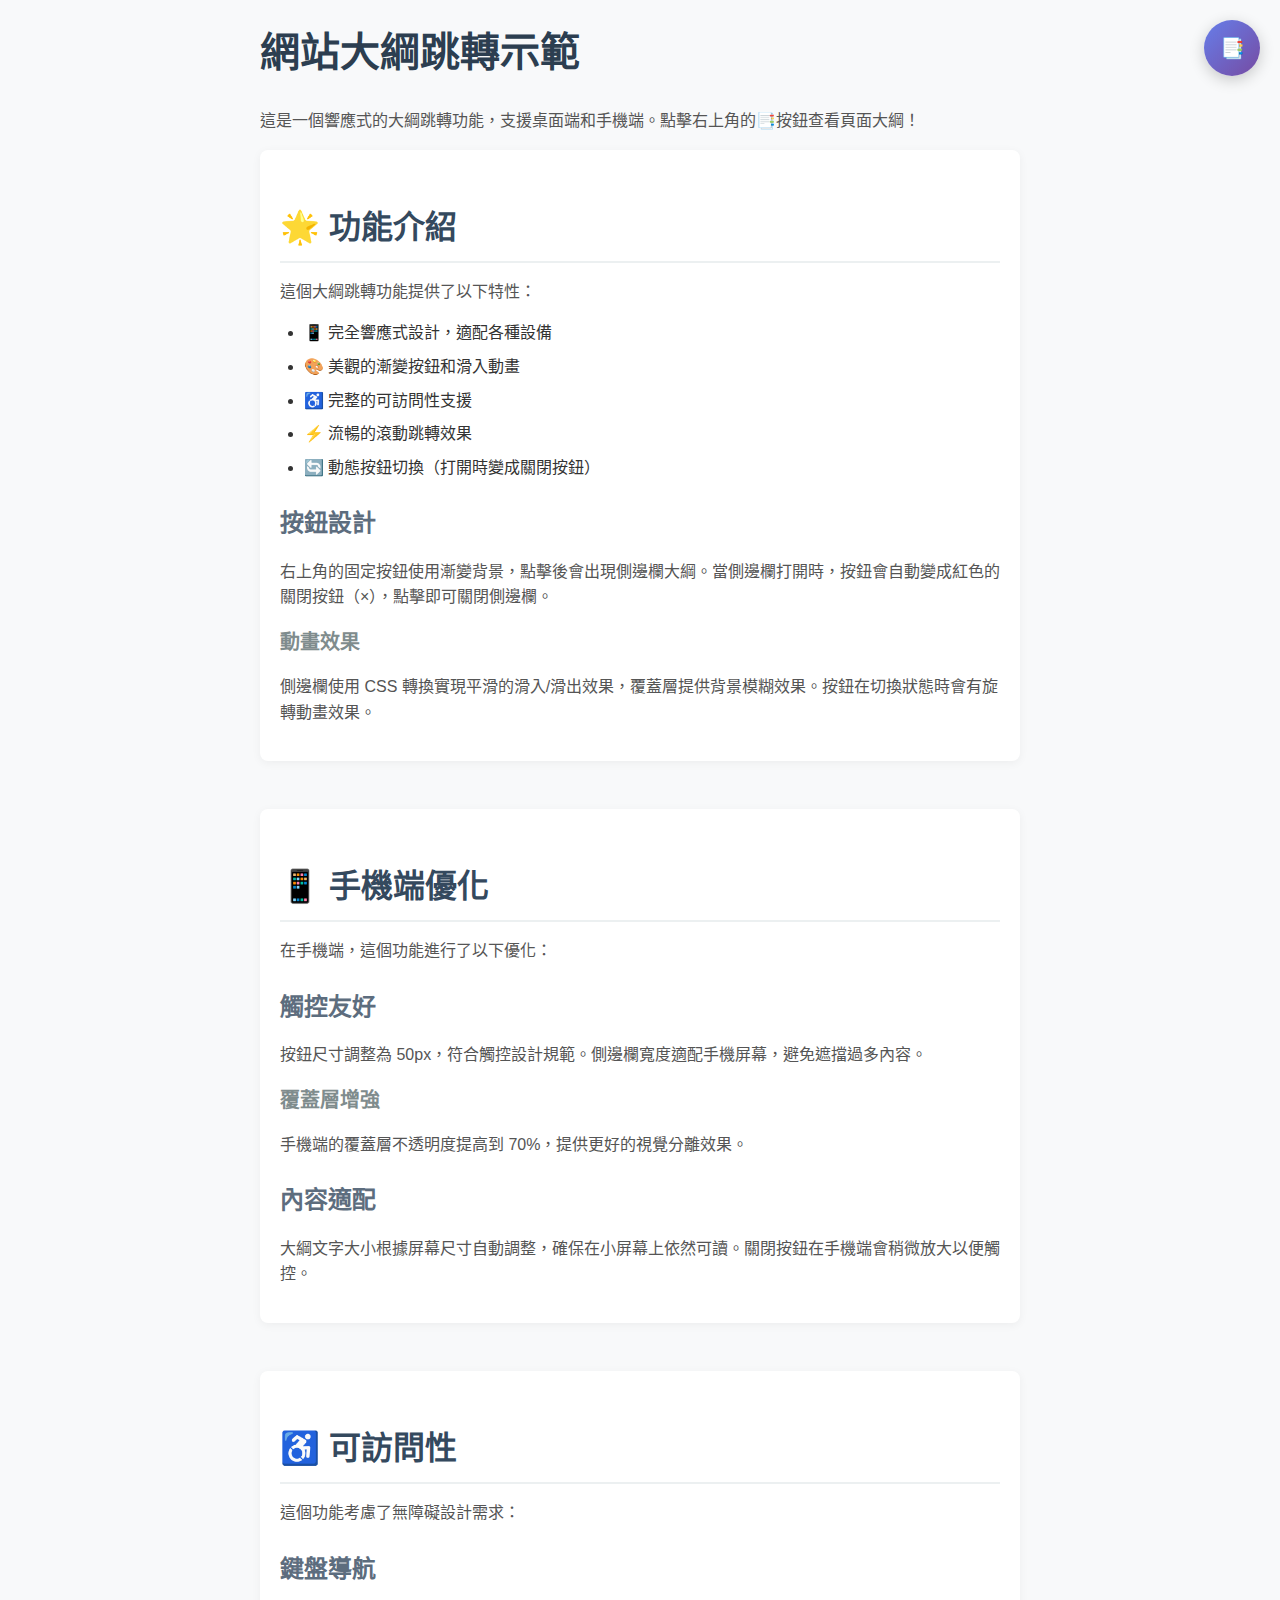
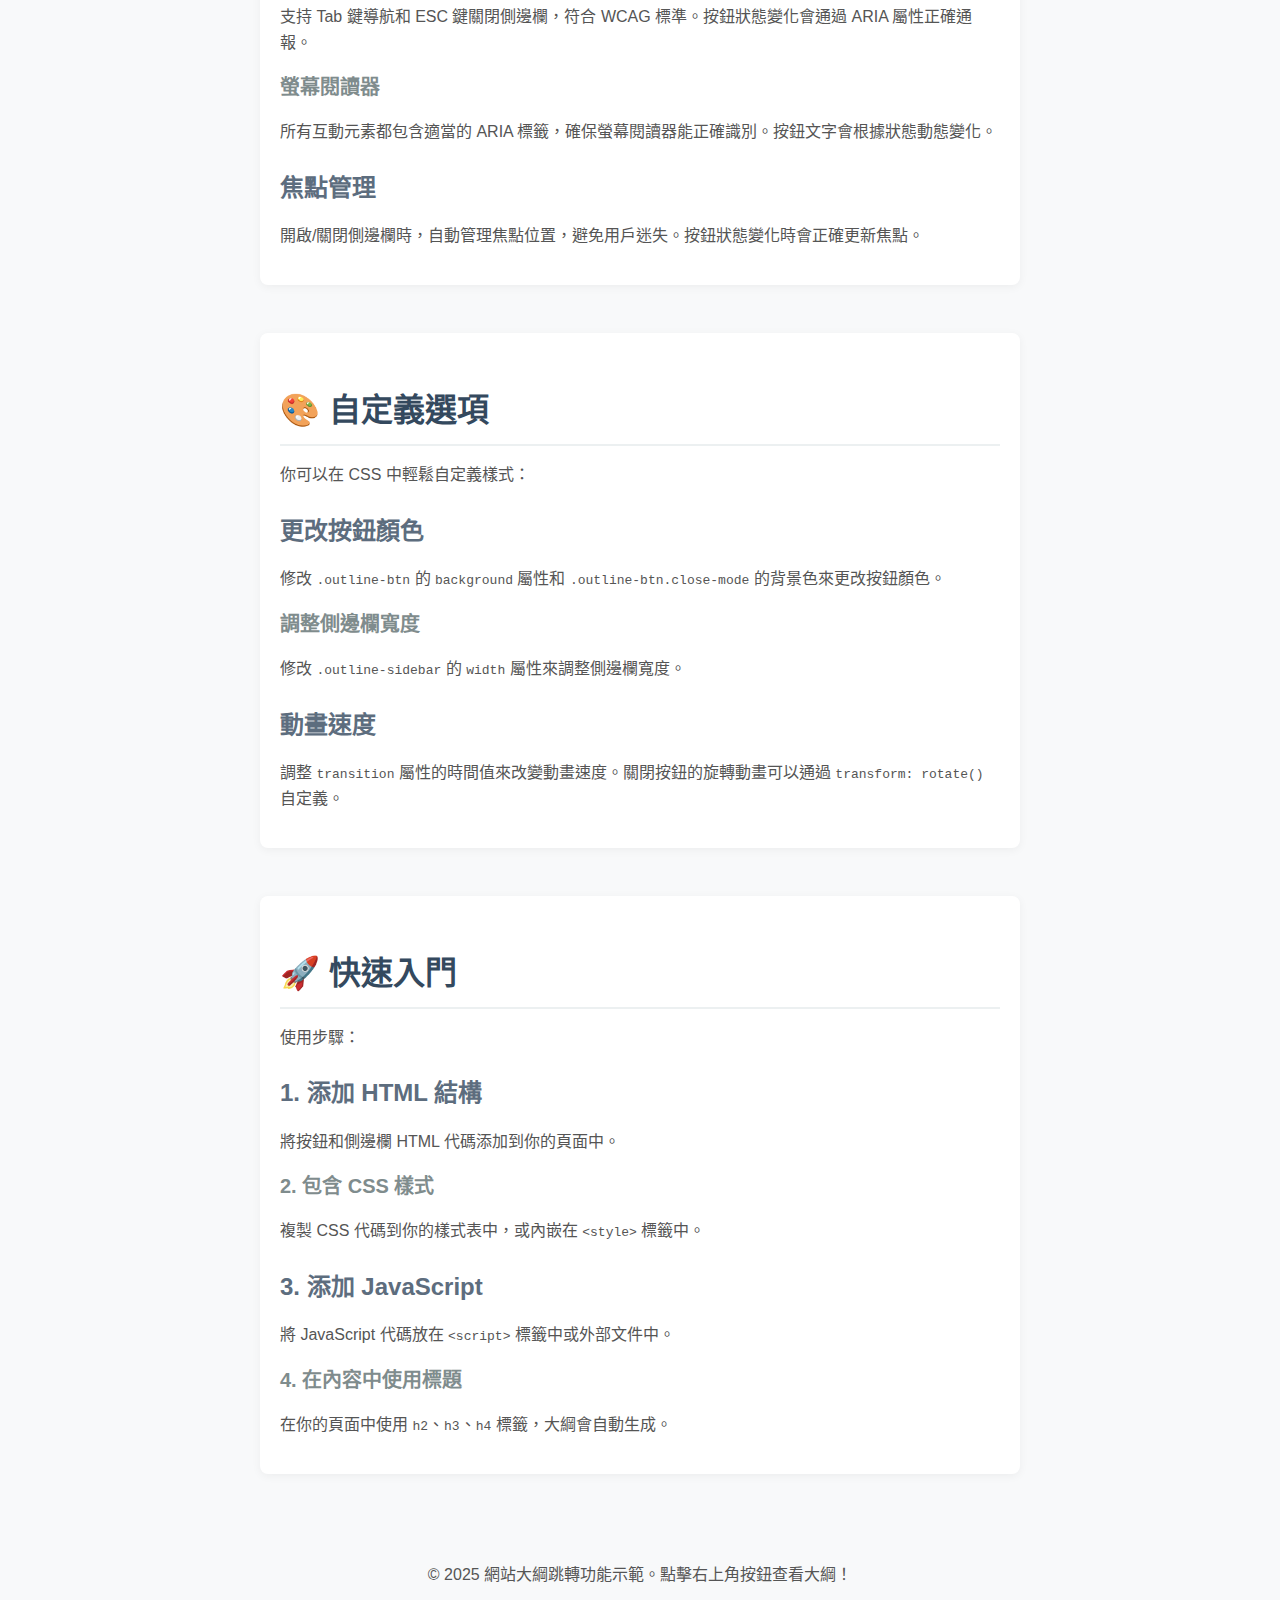
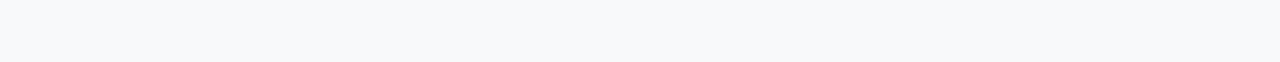
<file: test.html>
<!DOCTYPE html>
<html lang="zh-TW">
<head>
    <meta charset="UTF-8">
    <meta name="viewport" content="width=device-width, initial-scale=1.0">
    <title>網站大綱跳轉 - 響應式設計</title>
    <style>
        * {
            margin: 0;
            padding: 0;
            box-sizing: border-box;
        }

        body {
            font-family: -apple-system, BlinkMacSystemFont, 'Segoe UI', Roboto, sans-serif;
            line-height: 1.6;
            color: #333;
            background-color: #f8f9fa;
        }

        /* 主要內容樣式 */
        .main-content {
            max-width: 800px;
            margin: 0 auto;
            padding: 20px;
        }

        h1, h2, h3, h4 {
            margin-bottom: 1rem;
            scroll-margin-top: 80px;
        }

        h1 { 
            color: #2c3e50; 
            font-size: 2.5rem; 
            margin-bottom: 1.5rem;
        }
        
        h2 { 
            color: #34495e; 
            font-size: 2rem; 
            border-bottom: 2px solid #ecf0f1; 
            padding-bottom: 0.5rem;
            margin-top: 2rem;
        }
        
        h3 { 
            color: #5d6d7e; 
            font-size: 1.5rem; 
            margin-top: 1.5rem;
        }
        
        h4 { 
            color: #7f8c8d; 
            font-size: 1.25rem; 
            margin-top: 1rem;
        }

        section {
            margin-bottom: 3rem;
            padding: 20px;
            background: white;
            border-radius: 8px;
            box-shadow: 0 2px 10px rgba(0, 0, 0, 0.05);
        }

        p {
            margin-bottom: 1rem;
            color: #555;
        }

        ul {
            margin: 1rem 0;
            padding-left: 1.5rem;
        }

        li {
            margin-bottom: 0.5rem;
        }

        footer {
            text-align: center;
            padding: 40px 20px;
            color: #7f8c8d;
        }

        /* 大綱按鈕樣式 */
        .outline-btn {
            position: fixed;
            top: 20px;
            right: 20px;
            z-index: 1000;
            width: 56px;
            height: 56px;
            border: none;
            border-radius: 50%;
            background: linear-gradient(135deg, #667eea 0%, #764ba2 100%);
            color: white;
            font-size: 20px;
            cursor: pointer;
            box-shadow: 0 4px 15px rgba(0, 0, 0, 0.2);
            transition: all 0.3s ease;
            display: flex;
            align-items: center;
            justify-content: center;
        }

        /* 關閉狀態樣式 */
        .outline-btn.close-mode {
            background: linear-gradient(135deg, #e74c3c 0%, #c0392b 100%);
            transform: rotate(45deg);
            font-size: 24px;
        }

        .outline-btn:hover {
            transform: scale(1.1);
            box-shadow: 0 6px 20px rgba(0, 0, 0, 0.3);
        }

        .outline-btn.close-mode:hover {
            transform: rotate(45deg) scale(1.1);
        }

        .outline-btn:active {
            transform: scale(0.95);
        }

        .outline-btn.close-mode:active {
            transform: rotate(45deg) scale(0.95);
        }

        /* 手機端按鈕調整 */
        @media (max-width: 768px) {
            .outline-btn {
                top: 15px;
                right: 15px;
                width: 50px;
                height: 50px;
                font-size: 18px;
            }
            
            .outline-btn.close-mode {
                font-size: 22px;
            }
        }

        /* 大綱側邊欄樣式 */
        .outline-sidebar {
            position: fixed;
            top: 0;
            right: -100%;
            width: 300px;
            height: 100vh;
            background: white;
            box-shadow: -2px 0 10px rgba(0, 0, 0, 0.1);
            z-index: 999;
            transition: right 0.3s ease;
            overflow-y: auto;
            display: flex;
            flex-direction: column;
        }

        .outline-sidebar.active {
            right: 0;
        }

        /* 側邊欄標頭 */
        .outline-header {
            display: flex;
            justify-content: space-between;
            align-items: center;
            padding: 20px;
            border-bottom: 1px solid #eee;
            background: #f8f9fa;
            position: sticky;
            top: 0;
            z-index: 10;
        }

        .outline-header h3 {
            color: #2c3e50;
            font-size: 1.25rem;
            margin: 0;
        }

        .close-btn {
            background: none;
            border: none;
            font-size: 24px;
            color: #7f8c8d;
            cursor: pointer;
            padding: 5px;
            border-radius: 50%;
            width: 36px;
            height: 36px;
            display: flex;
            align-items: center;
            justify-content: center;
            transition: background-color 0.2s;
        }

        .close-btn:hover {
            background-color: #e9ecef;
        }

        /* 大綱內容 */
        .outline-content {
            padding: 20px;
            flex: 1;
        }

        .outline-item {
            margin-bottom: 8px;
            padding: 8px 0;
            border-left: 3px solid transparent;
            transition: all 0.2s ease;
            cursor: pointer;
            border-radius: 4px;
        }

        .outline-item:hover {
            color: #667eea;
            background-color: #f8f9fa;
            padding-left: 10px;
            border-left-color: #667eea;
        }

        .outline-item:focus {
            outline: 2px solid #667eea;
            outline-offset: -2px;
        }

        .outline-item h2,
        .outline-item h3,
        .outline-item h4 {
            margin: 0;
            font-weight: 500;
            line-height: 1.4;
        }

        .outline-item.h2 { 
            font-size: 1.1rem; 
            color: #34495e;
            padding-left: 0;
            border-left: 3px solid #3498db;
        }

        .outline-item.h3 { 
            font-size: 1rem; 
            color: #5d6d7e;
            padding-left: 15px;
            border-left: 2px solid #95a5a6;
        }

        .outline-item.h4 { 
            font-size: 0.9rem; 
            color: #7f8c8d;
            padding-left: 30px;
            border-left: 1px solid #bdc3c7;
        }

        .outline-count {
            margin-bottom: 20px;
            padding-bottom: 10px;
            border-bottom: 1px solid #eee;
            color: #999;
            font-size: 0.9rem;
        }

        /* 手機端側邊欄調整 */
        @media (max-width: 768px) {
            .outline-sidebar {
                width: 280px;
            }
            
            .outline-header {
                padding: 15px;
            }
            
            .outline-content {
                padding: 15px;
            }
            
            .outline-item.h2 { font-size: 1rem; }
            .outline-item.h3 { font-size: 0.95rem; }
            .outline-item.h4 { font-size: 0.85rem; }
        }

        /* 覆蓋層 */
        .overlay {
            position: fixed;
            top: 0;
            left: 0;
            width: 100%;
            height: 100%;
            background: rgba(0, 0, 0, 0.5);
            z-index: 998;
            opacity: 0;
            visibility: hidden;
            transition: all 0.3s ease;
        }

        .overlay.active {
            opacity: 1;
            visibility: visible;
        }

        /* 手機端覆蓋層優化 */
        @media (max-width: 768px) {
            .overlay.active {
                background: rgba(0, 0, 0, 0.7);
            }

            .main-content {
                padding: 15px;
            }
            
            h1 { font-size: 2rem; }
            h2 { font-size: 1.75rem; }
            h3 { font-size: 1.25rem; }
            h4 { font-size: 1.1rem; }
            
            section {
                padding: 15px;
                margin-bottom: 2rem;
            }
        }

        /* 載入動畫 */
        .loading {
            display: flex;
            align-items: center;
            justify-content: center;
            height: 200px;
            color: #999;
        }

        .spinner {
            width: 20px;
            height: 20px;
            border: 2px solid #f3f3f3;
            border-top: 2px solid #667eea;
            border-radius: 50%;
            animation: spin 1s linear infinite;
            margin-right: 10px;
        }

        @keyframes spin {
            0% { transform: rotate(0deg); }
            100% { transform: rotate(360deg); }
        }
    </style>
</head>
<body>
    <!-- 大綱按鈕 -->
    <button id="outlineBtn" class="outline-btn" aria-label="顯示頁面大綱" title="頁面大綱">
        📑
    </button>

    <!-- 大綱側邊欄 -->
    <div id="outlineSidebar" class="outline-sidebar">
        <div class="outline-header">
            <h3>📚 頁面大綱</h3>
            <button id="closeOutline" class="close-btn" aria-label="關閉大綱">×</button>
        </div>
        <div id="outlineContent" class="outline-content">
            <div class="loading">
                <div class="spinner"></div>
                <span>正在生成大綱...</span>
            </div>
        </div>
    </div>

    <!-- 覆蓋層 -->
    <div id="overlay" class="overlay"></div>

    <!-- 頁面內容 -->
    <main class="main-content">
        <header>
            <h1>網站大綱跳轉示範</h1>
            <p>這是一個響應式的大綱跳轉功能，支援桌面端和手機端。點擊右上角的📑按鈕查看頁面大綱！</p>
        </header>

        <section id="section1">
            <h2>🌟 功能介紹</h2>
            <p>這個大綱跳轉功能提供了以下特性：</p>
            <ul>
                <li>📱 完全響應式設計，適配各種設備</li>
                <li>🎨 美觀的漸變按鈕和滑入動畫</li>
                <li>♿ 完整的可訪問性支援</li>
                <li>⚡ 流暢的滾動跳轉效果</li>
                <li>🔄 動態按鈕切換（打開時變成關閉按鈕）</li>
            </ul>

            <h3>按鈕設計</h3>
            <p>右上角的固定按鈕使用漸變背景，點擊後會出現側邊欄大綱。當側邊欄打開時，按鈕會自動變成紅色的關閉按鈕（×），點擊即可關閉側邊欄。</p>

            <h4>動畫效果</h4>
            <p>側邊欄使用 CSS 轉換實現平滑的滑入/滑出效果，覆蓋層提供背景模糊效果。按鈕在切換狀態時會有旋轉動畫效果。</p>
        </section>

        <section id="section2">
            <h2>📱 手機端優化</h2>
            <p>在手機端，這個功能進行了以下優化：</p>

            <h3>觸控友好</h3>
            <p>按鈕尺寸調整為 50px，符合觸控設計規範。側邊欄寬度適配手機屏幕，避免遮擋過多內容。</p>

            <h4>覆蓋層增強</h4>
            <p>手機端的覆蓋層不透明度提高到 70%，提供更好的視覺分離效果。</p>

            <h3>內容適配</h3>
            <p>大綱文字大小根據屏幕尺寸自動調整，確保在小屏幕上依然可讀。關閉按鈕在手機端會稍微放大以便觸控。</p>
        </section>

        <section id="section3">
            <h2>♿ 可訪問性</h2>
            <p>這個功能考慮了無障礙設計需求：</p>

            <h3>鍵盤導航</h3>
            <p>支持 Tab 鍵導航和 ESC 鍵關閉側邊欄，符合 WCAG 標準。按鈕狀態變化會通過 ARIA 屬性正確通報。</p>

            <h4>螢幕閱讀器</h4>
            <p>所有互動元素都包含適當的 ARIA 標籤，確保螢幕閱讀器能正確識別。按鈕文字會根據狀態動態變化。</p>

            <h3>焦點管理</h3>
            <p>開啟/關閉側邊欄時，自動管理焦點位置，避免用戶迷失。按鈕狀態變化時會正確更新焦點。</p>
        </section>

        <section id="section4">
            <h2>🎨 自定義選項</h2>
            <p>你可以在 CSS 中輕鬆自定義樣式：</p>

            <h3>更改按鈕顏色</h3>
            <p>修改 <code>.outline-btn</code> 的 <code>background</code> 屬性和 <code>.outline-btn.close-mode</code> 的背景色來更改按鈕顏色。</p>

            <h4>調整側邊欄寬度</h4>
            <p>修改 <code>.outline-sidebar</code> 的 <code>width</code> 屬性來調整側邊欄寬度。</p>

            <h3>動畫速度</h3>
            <p>調整 <code>transition</code> 屬性的時間值來改變動畫速度。關閉按鈕的旋轉動畫可以通過 <code>transform: rotate()</code> 自定義。</p>
        </section>

        <section id="section5">
            <h2>🚀 快速入門</h2>
            <p>使用步驟：</p>

            <h3>1. 添加 HTML 結構</h3>
            <p>將按鈕和側邊欄 HTML 代碼添加到你的頁面中。</p>

            <h4>2. 包含 CSS 樣式</h4>
            <p>複製 CSS 代碼到你的樣式表中，或內嵌在 <code>&lt;style&gt;</code> 標籤中。</p>

            <h3>3. 添加 JavaScript</h3>
            <p>將 JavaScript 代碼放在 <code>&lt;script&gt;</code> 標籤中或外部文件中。</p>

            <h4>4. 在內容中使用標題</h4>
            <p>在你的頁面中使用 <code>h2</code>、<code>h3</code>、<code>h4</code> 標籤，大綱會自動生成。</p>
        </section>

        <footer>
            <p>© 2025 網站大綱跳轉功能示範。點擊右上角按鈕查看大綱！</p>
        </footer>
    </main>

    <script>
        // 確保 DOM 加載完成
        document.addEventListener('DOMContentLoaded', function() {
            console.log('DOM loaded, initializing OutlineNavigation...');
            
            class OutlineNavigation {
                constructor() {
                    this.outlineBtn = document.getElementById('outlineBtn');
                    this.outlineSidebar = document.getElementById('outlineSidebar');
                    this.closeOutlineBtn = document.getElementById('closeOutline');
                    this.overlay = document.getElementById('overlay');
                    this.outlineContent = document.getElementById('outlineContent');
                    
                    console.log('Elements found:', {
                        outlineBtn: !!this.outlineBtn,
                        outlineSidebar: !!this.outlineSidebar,
                        closeOutlineBtn: !!this.closeOutlineBtn,
                        overlay: !!this.overlay
                    });
                    
                    this.init();
                }

                init() {
                    console.log('Initializing...');
                    this.generateOutline();
                    this.bindEvents();
                }

                // 生成大綱
                generateOutline() {
                    console.log('Generating outline...');
                    const headings = document.querySelectorAll('h1, h2, h3, h4');
                    console.log(`Found ${headings.length} headings`);
                    
                    if (headings.length === 0) {
                        this.outlineContent.innerHTML = '<div class="outline-count" style="color: #999; text-align: center; padding: 40px;">此頁面沒有標題</div>';
                        return;
                    }

                    const outlineHTML = Array.from(headings).map((heading, index) => {
                        const level = heading.tagName.toLowerCase();
                        const text = heading.textContent.trim();
                        const id = heading.id || this.createId(heading, index);
                        
                        // 為標題添加 ID（如果沒有）
                        if (!heading.id) {
                            heading.id = id;
                        }

                        // 截斷過長的文字
                        const displayText = text.length > 50 ? text.substring(0, 50) + '...' : text;

                        return `
                            <div class="outline-item ${level}" data-target="${id}" role="button" tabindex="0" aria-label="跳轉到 ${displayText}">
                                <${level}>${displayText}</${level}>
                            </div>
                        `;
                    }).join('');

                    this.outlineContent.innerHTML = `
                        <div class="outline-count">找到 ${headings.length} 個標題</div>
                        ${outlineHTML}
                    `;
                    
                    console.log('Outline generated successfully');
                }

                // 創建 ID
                createId(heading, index) {
                    const text = heading.textContent.trim()
                        .toLowerCase()
                        .replace(/[^a-z0-9\u4e00-\u9fa5\s]/g, '')
                        .replace(/\s+/g, '-')
                        .substring(0, 20);
                    return `heading-${index}-${Date.now()}-${text}`;
                }

                // 綁定事件
                bindEvents() {
                    console.log('Binding events...');
                    
                    if (!this.outlineBtn) {
                        console.error('Outline button not found!');
                        return;
                    }

                    // 打開大綱
                    this.outlineBtn.addEventListener('click', (e) => {
                        console.log('Outline button clicked');
                        e.preventDefault();
                        if (this.outlineSidebar.classList.contains('active')) {
                            this.closeOutline();
                        } else {
                            this.openOutline();
                        }
                    });

                    // 關閉大綱（側邊欄內的關閉按鈕）
                    if (this.closeOutlineBtn) {
                        this.closeOutlineBtn.addEventListener('click', (e) => {
                            console.log('Close button clicked');
                            e.preventDefault();
                            this.closeOutline();
                        });
                    }

                    // 點擊覆蓋層關閉
                    if (this.overlay) {
                        this.overlay.addEventListener('click', (e) => {
                            console.log('Overlay clicked');
                            this.closeOutline();
                        });
                    }

                    // 綁定大綱項目點擊事件
                    document.addEventListener('click', (e) => {
                        const outlineItem = e.target.closest('.outline-item');
                        if (outlineItem) {
                            console.log('Outline item clicked');
                            e.preventDefault();
                            const targetId = outlineItem.dataset.target;
                            this.scrollToSection(targetId);
                            this.closeOutline();
                        }
                    });

                    // 鍵盤事件
                    document.addEventListener('keydown', (e) => {
                        if (e.key === 'Escape' && this.outlineSidebar.classList.contains('active')) {
                            console.log('ESC pressed, closing outline');
                            e.preventDefault();
                            this.closeOutline();
                        }
                        
                        // Enter 鍵觸發點擊
                        if (e.key === 'Enter' && e.target.closest('.outline-item')) {
                            console.log('Enter pressed on outline item');
                            e.preventDefault();
                            const targetId = e.target.closest('.outline-item').dataset.target;
                            this.scrollToSection(targetId);
                            this.closeOutline();
                        }
                    });

                    // 為大綱項目添加焦點樣式
                    document.addEventListener('focus', (e) => {
                        if (e.target.classList.contains('outline-item')) {
                            e.target.style.outline = '2px solid #667eea';
                        }
                    }, true);

                    document.addEventListener('blur', (e) => {
                        if (e.target.classList.contains('outline-item')) {
                            e.target.style.outline = 'none';
                        }
                    }, true);

                    console.log('Events bound successfully');
                }

                // 打開大綱
                openOutline() {
                    console.log('Opening outline');
                    
                    // 切換按鈕到關閉模式
                    this.switchToCloseMode();
                    
                    this.outlineSidebar.classList.add('active');
                    this.overlay.classList.add('active');
                    document.body.style.overflow = 'hidden';
                    
                    // 焦點管理
                    if (this.closeOutlineBtn) {
                        this.closeOutlineBtn.focus();
                    }
                }

                // 關閉大綱
                closeOutline() {
                    console.log('Closing outline');
                    
                    // 切換按鈕回到正常模式
                    this.switchToNormalMode();
                    
                    this.outlineSidebar.classList.remove('active');
                    this.overlay.classList.remove('active');
                    document.body.style.overflow = '';
                    
                    // 返回焦點到按鈕
                    if (this.outlineBtn) {
                        this.outlineBtn.focus();
                    }
                }

                // 切換到關閉模式
                switchToCloseMode() {
                    if (this.outlineBtn) {
                        this.outlineBtn.classList.add('close-mode');
                        this.outlineBtn.innerHTML = '×';
                        this.outlineBtn.setAttribute('aria-label', '關閉頁面大綱');
                        this.outlineBtn.title = '關閉大綱';
                    }
                }

                // 切換到正常模式
                switchToNormalMode() {
                    if (this.outlineBtn) {
                        this.outlineBtn.classList.remove('close-mode');
                        this.outlineBtn.innerHTML = '📑';
                        this.outlineBtn.setAttribute('aria-label', '顯示頁面大綱');
                        this.outlineBtn.title = '頁面大綱';
                    }
                }

                // 滾動到指定章節
                scrollToSection(targetId) {
                    console.log(`Scrolling to section: ${targetId}`);
                    const targetElement = document.getElementById(targetId);
                    if (targetElement) {
                        targetElement.scrollIntoView({
                            behavior: 'smooth',
                            block: 'start'
                        });
                        // 添加高亮效果
                        targetElement.style.backgroundColor = '#fff3cd';
                        targetElement.style.borderLeft = '4px solid #ffc107';
                        targetElement.style.borderRadius = '4px';
                        targetElement.style.paddingLeft = '10px';
                        setTimeout(() => {
                            targetElement.style.backgroundColor = '';
                            targetElement.style.borderLeft = '';
                            targetElement.style.borderRadius = '';
                            targetElement.style.paddingLeft = '';
                        }, 2000);
                    } else {
                        console.error(`Target element not found: ${targetId}`);
                    }
                }
            }

            // 初始化
            try {
                new OutlineNavigation();
                console.log('OutlineNavigation initialized successfully');
            } catch (error) {
                console.error('Failed to initialize OutlineNavigation:', error);
            }

            // 確保平滑滾動
            if ('scrollBehavior' in document.documentElement.style) {
                document.documentElement.style.scrollBehavior = 'smooth';
            }
        });
    </script>
</body>
</html>
</file>
<file: common/common_css.css>
/*導覽列*/
 /*晚間模式*/
 body.dark-mode #navMenuBtn {
     color: white;
     text-shadow: #181c22 1px 1px 2px;
 }

 body.dark-mode .side-nav {
     background: #232834;
     box-shadow: -2px 0 8px rgba(0, 0, 0, 0.4);
 }

 body.dark-mode .side-nav a {
     color: #d3d7de;
 }

 body.dark-mode .side-nav a.active {
     background: #7ecfff;
     color: #232834;
     font-weight: bold;
 }

 body.dark-mode .side-nav a:hover {
     background: #2e6b97;
     color: #fff;
 }

 body.dark-mode #closeNavBtn {
     color: #d3d7de;
 }


 body.dark-mode {
     background: #181c22;
     color: #d3d7de;
 }

 body.dark-mode h1,
 body.dark-mode h2,
 body.dark-mode h3 {
     color: #7ecfff;
 }

 body.dark-mode .main-content {
     background: #181c22;
 }

 body.dark-mode .banner {
     color: #fff;
 }

 body.dark-mode .banner::before {
     background-color: rgba(0, 0, 0, 0.7);
 }



 body.dark-mode hr {
     border-color: #3a4a5a;
 }

 body.dark-mode #backToTopBtn::after {
     background: #232834;
     color: #7ecfff;
     border-color: #7ecfff;
 }

 body.dark-mode #toggleDarkModeBtn {
     background: #2e6b97;
 }

 /* 側邊導覽列樣式 */
 .side-nav {
     position: fixed;
     top: 0;
     left: -260px;
     width: 260px;
     height: 100%;
     background: #2e6b97;
     box-shadow: -2px 0 8px rgba(0, 0, 0, 0.15);
     z-index: 3001;
     display: flex;
     flex-direction: column;
     padding-top: 60px;
     transition: left 0.3s cubic-bezier(.4, 0, .2, 1);
 }

 .side-nav.open {
     left: 0;
 }

 .side-nav a {
     color: #fff;
     padding: 18px 32px;
     text-decoration: none;
     font-size: 1.2em;
     transition: background 0.2s;
 }

 .side-nav a.active {
     background: #7ecfff;
     color: #2e6b97;
     font-weight: bold;
 }

 .side-nav a:hover {
     background: #3a4a5a;
     color: #fff;
 }

 /* 側邊欄開啟時隱藏選單按鈕 */
 #navMenuBtn {
     display: flex;
     position: fixed;
     align-items: center;
     justify-content: center;
     background: none;
     width: 48px;
     height: 48px;
     top: 16px;
     left: 16px;
     z-index: 3100;
     font-size: 2em;
     color: black;
     text-shadow: #ebebeb 1px 1px 2px;

     border: none;
     border-radius: 8px;
     padding: 6px 16px;
     cursor: pointer;
 }


 #navMenuBtn .menu-icon,
 #navMenuBtn .close-icon {
     position: absolute;
     left: 50%;
     top: 50%;
     transform: translate(-50%, -50%);
     display: block;
     width: 1em;
     height: 1em;
     font-size: 2em;
     line-height: 1;
     transition: opacity 0.3s, transform 0.3s;
     pointer-events: none;
 }

 #navMenuBtn .close-icon {
     opacity: 0;
     transform: translate(-50%, -50%) rotate(-90deg) scale(0.7);
 }

 .side-nav.open #navMenuBtn .menu-icon {
     opacity: 0;
     transform: translate(-50%, -50%) rotate(90deg) scale(0.7);
 }

 .side-nav.open #navMenuBtn .close-icon {
     opacity: 1;
     transform: translate(-50%, -50%) rotate(0deg) scale(1);
 }

 /* 讓 navMenuBtn 在側邊欄開啟時顯示（覆蓋原本 display:none） */
 .side-nav.open #navMenuBtn {
     display: flex !important;
 }

 /*黑暗模式切換按鈕*/
 #toggleDarkModeBtn {
     position: absolute;
     bottom: 12px;
     right: 50%;
     transform: translateX(50%);
     z-index: 3000;
     padding: 7px 18px;
     font-size: 1em;
     border-radius: 8px;
     border: none;
     background: #232834;
     color: #fff;
     cursor: pointer;
     box-shadow: 0 2px 8px rgba(0, 0, 0, 0.08);
 }

 /* 遮罩 */
 .side-nav-mask {
     display: none;
     position: fixed;
     top: 0;
     left: 0;
     width: 100vw;
     height: 100vh;
     background: rgba(0, 0, 0, 0.3);
     z-index: 3000;
 }

 .side-nav.open~.side-nav-mask {
     display: block;
 }

 .page-section {
     margin-bottom: 40px;
     padding: 20px;
     border: 1px solid #ddd;
     border-radius: 5px;
 }

 /*晚間模式*/

 body.dark-mode {
     background: #181c22;
     color: #d3d7de;
 }

 body.dark-mode h1,
 body.dark-mode h2,
 body.dark-mode h3 {
     color: #7ecfff;
 }

 body.dark-mode .main-content {
     background: #181c22;
 }

 body.dark-mode .banner {
     color: #fff;
 }

 body.dark-mode .banner::before {
     background-color: rgba(0, 0, 0, 0.7);
 }

 body.dark-mode hr {
     border-color: #3a4a5a;
 }

 /* 基本重置和布局 */
 * {
     margin: 0;
     padding: 0;
     box-sizing: border-box;
 }

 body {
     font-family: Arial, sans-serif;
     line-height: 1.6;
     color: #333;
 }

 hr {
     margin: 1rem;
 }

 h2 {
     color: #84B1ED;
 }

 li {
     margin-left: 1em;
 }


 .main-content {
     margin-left: auto;
     margin-right: auto;
     max-width: 900px;
     padding: 20px 32px;
 }

 /* 背景橫幅樣式 */
 .banner {
     background-image: url('../webp/banner.webp');
     background-size: cover;
     background-repeat: no-repeat;
     background-position: center;
     width: 100%;
     height: 400px;
     aspect-ratio: 16/10;
     display: flex;
     align-items: center;
     justify-content: center;
     text-align: center;
     color: white;
     position: relative;
 }

 .banner::before {
     content: '';
     position: absolute;
     top: 0;
     left: 0;
     width: 100%;
     height: 100%;
     background-color: rgba(0, 0, 0, 0.4);
 }

 .banner-content {
     position: relative;
     z-index: 1;
     max-width: 800px;
     padding: 0 20px;
 }

 .banner h1 {
     font-size: 3em;
     margin-bottom: 10px;
 }

 .banner .banner-content h1 {
     color: white;
 }

 .banner p {
     font-size: 1.2em;
 }

 @media screen and (max-width: 768px) {
     .banner h1 {
         font-size: 2em;
     }

     .banner p {
         font-size: 1em;
     }

     .main-content {
         max-width: 100%;
         padding-left: 20px;
         padding-right: 20px;
     }

 }

 /*劇透內容*/
 .spoiler_content {
     color: black;
     background-color: black;
     transition: color 0.3s;
     cursor: pointer;
 }

 .spoiler_content.clicked {
     color: white;
     cursor: unset;
 }

 .spoiler_image img {
     filter: blur(10px);
 }

 .spoiler_image:hover img {
     filter: blur(0);
 }

 /*頁腳*/
 footer {
     text-align: center;
     padding: 10px 0;
     font-size: 0.9em;
 }

 /*回到頂端按鈕*/
 #backToTopBtn {
     position: fixed;
     right: 22px;
     bottom: 32px;
     width: 104px;
     height: 78px;
     cursor: pointer;
     z-index: 2000;
     background: none;
     border: none;
     outline: none;
     padding: 4px;
     transition: opacity 0.3s;
     display: flex;
     align-items: center;
     justify-content: center;
     opacity: 0;
     pointer-events: none;
 }

 #backToTopBtn.visible {
     opacity: 1;
     pointer-events: auto;
 }

 #backToTopBtn::after {
     content: "回到頂端⇧";
     position: absolute;
     left: 50%;
     transform: translateX(-50%);
     bottom: -26px;
     background: rgba(0, 0, 0, 0.4);
     color: white;
     border: white 1px solid;
     font-size: 12px;
     padding: 2px 9px;
     border-radius: 14px;
     text-align: center;
     pointer-events: auto;
     white-space: nowrap;
     opacity: 1;
 }

 #backToTopBtn img {
     width: 100%;
     height: 100%;
     display: block;
     pointer-events: none;
 }

 @media screen and (max-width: 768px) {
     #backToTopBtn {
         position: fixed;
         right: 12px;
         bottom: 32px;
         width: 52px;
         height: 39px;
         cursor: pointer;
         z-index: 2000;
         background: none;
         border: none;
         outline: none;
         padding: 4px;
         transition: opacity 0.3s;
         display: flex;
         align-items: center;
         justify-content: center;
         opacity: 0;
         pointer-events: none;
     }

     #backToTopBtn::after {

         left: 50%;
         transform: translateX(-50%);
         bottom: -20px;
         background: rgba(0, 0, 0, 0.4);
         color: white;
         border: white 1px solid;
         font-size: 9px;
         padding: 2px 9px;
         border-radius: 14px;
     }

     #backToTopBtn img {
         content: url(../picture/backtotop_small.gif);
     }
 }
</file>
<file: non_common/chara_pic.css>
/* 黑暗模式配色 */
body.dark-mode .character-section {
    background: #232834;
    border-color: #3a4a5a;
    box-shadow: 0 2px 10px rgba(0, 0, 0, 0.18);
}

body.dark-mode .character-section h3 {
    color: #7ecfff;
    border-left-color: #7ecfff;
}

body.dark-mode .character-description {
    background: #181c22;
    border-left-color: #7ecfff;
}

body.dark-mode .character-description h4 {
    color: #7ecfff;
}

body.dark-mode .character-description p {
    color: #d3d7de;
}

body.dark-mode .outfit-indicator {
    background: #232834;
    color: #7ecfff;
    border-color: #7ecfff;
}

body.dark-mode .image-item figcaption {
    color: white;
}

body.dark-mode .container {
    background: #181c22;
}

body.dark-mode .modal {
    background-color: rgba(24, 28, 34, 0.98);
}

body.dark-mode .modal-content {
    background: #232834;
}

body.dark-mode .modal-caption {
    color: #7ecfff;
}

body.dark-mode .outfit-nav button {
    background: #2e6b97;
    color: #fff;
}

body.dark-mode .outfit-nav button:disabled {
    background: #3a4a5a;
    color: #888;
}

body.dark-mode .outfit-nav button:hover:not(:disabled) {
    background: #7ecfff;
    color: #232834;
}

/*劇透圖片介紹*/
.spoiler_image figcaption {
    color: red !important;
}


/* 讓選單按鈕和回到頂端按鈕可被JS隱藏 */
#navMenuBtn.hidden, #backToTopBtn.hidden {
    display: none !important;
}

/*容器*/
.container {
    max-width: 1200px;
    margin: 0 auto;
    padding: 20px;
}

.character-gallery {
    display: flex;
    flex-direction: column;
    gap: 40px;
}

.character-section {
    background: white;
    border-radius: 12px;
    padding: 25px;
    box-shadow: 0 2px 10px rgba(0, 0, 0, 0.08);
    border: 1px solid #e9ecef;
    transition: transform 0.3s ease, box-shadow 0.3s ease;
    position: relative;
}

.character-section:hover {
    box-shadow: 0 6px 20px rgba(0, 0, 0, 0.12);
}

.character-section h3 {
    color: #2c3e50;
    font-size: 1.6em;
    margin-bottom: 20px;
    border-left: 5px solid #3498db;
    padding-left: 15px;
    display: flex;
    align-items: center;
    gap: 10px;
}

/*名字標題前加上家紋*/
.character-section:first-child h3:before {
    content: url(../picture/asogi_mark.png);
    height: 30px;
    width: 30px;
}

.character-section:nth-child(2) h3::before,
.character-section:nth-child(3) h3::before {
    content: url(../picture/vanzieks_mark.png);
    width: 34px;
    height: 32px;
}

/* 服裝切換控制區域 */
.outfit-controls {
    display: flex;
    align-items: center;
    justify-content: space-between;
    margin-bottom: 20px;
    padding: 10px 0;
    border-bottom: 1px solid #e9ecef;
}

.outfit-nav {
    display: flex;
    align-items: center;
    gap: 10px;
}

.outfit-nav button {
    background: #3498db;
    color: white;
    border: none;
    border-radius: 50%;
    width: 40px;
    height: 40px;
    cursor: pointer;
    display: flex;
    align-items: center;
    justify-content: center;
    transition: all 0.3s ease;
}

.outfit-nav button:hover:not(:disabled) {
    background: #2980b9;
}

.outfit-nav button:disabled {
    background: #bdc3c7;
    cursor: not-allowed;
    transform: none;
    box-shadow: none;
}

.outfit-nav button .arrow-icon {
    background: white;
    width: 20px;
    height: 20px;
    mask: url(../icon/left-arrow.svg) no-repeat center center;
    -webkit-mask: url(../icon/left-arrow.svg) no-repeat center center;
    mask-size: contain;
    -webkit-mask-size: contain;
    position: relative;
    right: 2px;
}

.outfit-nav button .arrow-icon.right {
    transform: scaleX(-1);
    left: 2px;
}


.outfit-indicator {
    background: #f8f9fa;
    padding: 8px 16px;
    border-radius: 20px;
    font-weight: 600;
    color: #3498db;
    font-size: 0.95em;
    border: 2px solid #e3f2fd;
}

.character-description {
    background: #f8f9fa;
    border-radius: 8px;
    padding: 15px;
    margin-bottom: 20px;
    border-left: 4px solid #17a2b8;
}

.character-description h4 {
    color: #17a2b8;
    margin-bottom: 8px;
    font-size: 1.1em;
}

.character-description p {
    color: #6c757d;
    font-size: 0.95em;
    line-height: 1.5;
}

.character-images {
    display: flex;
    flex-wrap: wrap;
    gap: 15px;
    justify-content: flex-start;
    align-items: flex-start;
    padding: 10px 0;
    position: relative;
}

/* 已隱藏的圖片不佔用空間 */
.image-item {
    position: relative;
    /* 固定寬高 */
    width: 200px;
    height: 250px;
    flex: 0 0 auto;
    opacity: 1;
    transition: opacity 0.3s ease;
    /* 切掉超出內容 */
    border-radius: 10px;
    box-shadow: 0 4px 12px rgba(0, 0, 0, 0.1);
}

.image-item.hidden {
    display: none !important;
    opacity: 0;
    visibility: hidden;
    height: 0;
    width: 0;
    margin: 0;
    padding: 0;
    overflow: hidden;
    pointer-events: none;
}

/* 固定尺寸的圖片容器 */
.image-item img{
    /* 填滿整個容器 */
    width: 100%;
    height: 100%;
    object-fit: cover;
    /* 填滿容器，切掉超出部分 */
    object-position: top;
    transition: transform 0.3s ease;
    /* 從中心開始切掉 */
    border-radius: 10px;
    cursor: pointer;
    border: 3px solid transparent;
    display: block;
    /* 切掉超出邊界 */
    position: absolute;
    top: 0;
    left: 0;
}

.image-item img:hover,
.image-item .image-placeholder:hover {
    transform: translateY(-8px) scale(1.02);
    box-shadow: 0 12px 30px rgba(0, 0, 0, 0.2);
    border-color: #3498db;
}

.image-item figcaption {
    text-align: center;
    font-size: 0.85em;
    color: white;
    text-shadow: #666 0.5px 0.5px 0,
        #666 -0.5px -0.5px 0,
        #666 0.5px -0.5px 0,
        #666 -0.5px 0.5px 0;
    top: 80%;
    padding: 0 5px;
    font-weight: 500;
    line-height: 1.3;
    /* 固定高度的標題區域 */
    height: 2.5em;
    display: flex;
    align-items: center;
    justify-content: center;
    position: relative;
    pointer-events: none;
}

/* 隱藏時的圖片說明文字也不顯示 */
.image-item.hidden figcaption {
    display: none;
}

/* 服裝標籤 */
.outfit-tag {
    position: absolute;
    top: -8px;
    right: -8px;
    background: #e74c3c;
    color: white;
    padding: 4px 8px;
    border-radius: 12px;
    font-size: 0.75em;
    font-weight: bold;
    z-index: 10;
}

/* 模態視窗*/
.modal {
    display: none;
    position: fixed;
    z-index: 1000;
    left: 0;
    top: 0;
    width: 100%;
    height: 100%;
    background-color: rgba(0, 0, 0, 0.95);
    animation: fadeIn 0.3s ease;
    overflow: auto;
    padding: 0;
    margin: 0;
}

.modal-content {
    position: relative;
    margin: auto;
    display: flex;
    justify-content: center;
    align-items: center;
    /* 固定容器大小，不隨內容變化 */
    width: 90vw;
    height: 90vh;
    max-width: 1200px;
    max-height: 800px;
    min-height: 400px;
    padding: 20px;
    box-sizing: border-box;
}

/* 固定大小的圖片檢視區域 */
.modal-viewport {
    position: relative;
    width: 100%;
    height: 100%;
    background: #111;
    border-radius: 8px;
    overflow: hidden;
    display: flex;
    justify-content: center;
    align-items: center;
    flex: 1;
}

/* 圖片容器 - 固定在視窗內 */
.modal-image-container.prepare {
    opacity: 0 !important;
}

.modal-image-container {
    opacity: 1;
    position: relative;
    max-width: 100%;
    max-height: 100%;
    width: auto;
    height: auto;
    cursor: grab;
    display: flex;
    align-items: center;
    justify-content: center;
}

.modal-image-container:active {
    cursor: grabbing;
}

.modal-image-container img {
    /* 初始狀態：長邊適配容器 */
    max-width: 100%;
    max-height: 100%;
    width: auto;
    height: auto;
    border-radius: 8px;
    object-fit: contain;
    display: block;
    transform-origin: center center;
}

/* 縮放狀態下的圖片容器 */
.modal-image-container.zoomed {
    max-width: none;
    max-height: none;
}

.modal-image-container.zoomed img {
    cursor: move;
    max-width: none;
    max-height: none;
}

/* 下載鈕樣式 */

.buttons {
    display: flex;
    flex-direction: column;
    position: fixed;
    top: 15px;
    right: 15px;
    gap: 10px;
    z-index: 1001;
}

.download-controls {
    position: relative;
    display: flex;
    z-index: 1001;
}

.download-btn {
    background: rgba(0, 0, 0, 0.6);
    border: 2px solid rgba(255, 255, 255, 0.2);
    color: white;
    border-radius: 50%;
    width: 50px;
    height: 50px;
    cursor: pointer;
    display: flex;
    align-items: center;
    justify-content: center;
    transition: all 0.3s ease;
}

.download-btn:hover:not(:disabled) {
    background: rgba(0, 0, 0, 0.8);
    transform: scale(1.1);
    border-color: rgba(255, 255, 255, 0.5);
}

.download-btn:active {
    transform: scale(0.95);
}

.download-btn:disabled {
    background: #bdc3c7;
    cursor: not-allowed;
    transform: none;
    box-shadow: none;
    opacity: 0.5;
}

.download-btn .download-icon {
    background: white;
    width: 30px;
    height: 30px;
    mask: url(../icon/download-icon.svg) no-repeat center center;
    -webkit-mask: url(../icon/download-icon.svg) no-repeat center center;
    mask-size: contain;
    -webkit-mask-size: contain;
}

/* 控制按鈕定位調整 */
/*關閉鈕*/
.close {
    position: relative;
    color: #f1f1f1;
    font-size: 40px;
    font-weight: bold;
    cursor: pointer;
    background: rgba(0, 0, 0, 0.6);
    border-radius: 50%;
    width: 50px;
    height: 50px;
    display: flex;
    align-items: center;
    justify-content: center;
    transition: all 0.3s ease;
    z-index: 1001;
    border: 2px solid rgba(255, 255, 255, 0.2);
}

.close:hover,
.close:focus {
    color: #fff;
    background: rgba(0, 0, 0, 0.8);
    transform: scale(1.1);
    border-color: rgba(255, 255, 255, 0.5);
}

/*切換圖片按鈕*/
.modal-prev,
.modal-next {
    position: fixed;
    top: 50%;
    transform: translateY(-50%);
    background-color: rgba(0, 0, 0, 0.6);
    color: white;
    border:rgba(255, 255, 255, 0.2) 2px solid;;
    padding: 15px 10px;
    cursor: pointer;
    transition: all 0.3s ease;
    border-radius: 50%;
    width: 60px;
    height: 60px;
    display: flex;
    align-items: center;
    justify-content: center;
    z-index: 1001;
    backdrop-filter: blur(10px);
}

.modal-icon{
    background: white;
    width: 30px;
    height: 30px;
    mask: url(../icon/left-arrow.svg) no-repeat center center;
    -webkit-mask: url(../icon/left-arrow.svg) no-repeat center center;
    mask-size: contain;
    -webkit-mask-size: contain;
    position: relative;
    right: 2px;
}

.modal-next .modal-icon{
    transform: scaleX(-1);
    left: 2px;
}


.modal-next {
    right: 20px;
}

.modal-prev {
    left: 20px;
}

.modal-prev:hover,
.modal-next:hover {
    background-color: rgba(0, 0, 0, 0.9);
    transform: translateY(-50%) scale(1.1);
    color: #fff;
}

.modal-prev:disabled,
.modal-next:disabled {
    opacity: 0.3;
    cursor: not-allowed;
    transform: translateY(-50%) scale(1);
}

.zoom-controls {
    position: fixed;
    right: 100px;
    top: 20px;
    z-index: 1001;
    display: flex;
    flex-direction: column;
    gap: 2px;
}

.zoom-info {
    position: fixed;
    top: 20px;
    left: 20px;
    color: #ccc;
    font-size: 0.9em;
    background: rgba(0, 0, 0, 0.6);
    padding: 8px 12px;
    border-radius: 15px;
    backdrop-filter: blur(10px);
    z-index: 1001;
    pointer-events: none;
}

.zoom-btn {
    background: rgba(0, 0, 0, 0.6);
    border: rgba(255, 255, 255, 0.2) 1px solid;
    color: white;
    border-radius: 50%;
    width: 40px;
    height: 40px;
    cursor: pointer;
    display: flex;
    align-items: center;
    justify-content: center;
    font-size: 16px;
    transition: all 0.3s ease;
    backdrop-filter: blur(10px);
}

.zoom-btn:hover {
    background: rgba(0, 0, 0, 0.8);
    transform: scale(1.1);
}
/*圖片描述*/
.modal-caption {
    position: fixed;
    bottom: 20px;
    left: 50%;
    transform: translateX(-50%);
    color: #ccc;
    padding: 15px 20px;
    font-size: 1.2em;
    font-weight: 500;
    background: rgba(0, 0, 0, 0.7);
    border-radius: 25px;
    max-width: 90%;
    text-align: center;
    backdrop-filter: blur(10px);
    z-index: 1001;
}


/* 動畫效果 */
@keyframes fadeIn {
    from {
        opacity: 0;
    }

    to {
        opacity: 1;
    }
}



/* 響應式設計 */
@media (max-width: 768px) {
    .container {
        padding: 15px;
    }


    .character-section {
        padding: 20px;
    }

    .character-section h3 {
        font-size: 1.4em;
        flex-wrap: wrap;
    }

    .image-item {
        width: 160px;
        height: 200px;
    }

    .image-item figcaption {
        font-size: 0.8em;
        height: 2.2em;
    }

    .outfit-nav button {
        width: 35px;
        height: 35px;
        font-size: 16px;
    }

    .close {
        font-size: 30px;
        width: 40px;
        height: 40px;
    }

    .modal-prev,
    .modal-next {
        width: 50px;
        height: 50px;
        font-size: 20px;
        padding: 15px;
        
    }

    .modal-prev {
        left: 10px;
    }

    .modal-next {
        right: 10px;
    }

    .zoom-controls {
        right: 70px;
        top: 15px;
    }

    .zoom-btn {
        width: 35px;
        height: 35px;
        font-size: 14px;
    }

    .modal-caption {
        bottom: 15px;
        font-size: 1em;
        padding: 10px 15px;
        max-width: 95%;
    }

    .modal-image-container img {
        max-height: 70vh;
    }
}

@media (max-width: 480px) {

    .character-images {
        gap: 12px;
        justify-content: center;
    }

    .image-item {
        max-width: 140px;
    }

    .character-section h3 {
        font-size: 1.3em;
        flex-direction: column;
        align-items: flex-start;
        gap: 5px;
    }

    .outfit-controls {
        flex-direction: column;
        gap: 10px;
        align-items: stretch;
    }

    .outfit-nav {
        justify-content: center;
    }

    .outfit-indicator {
        text-align: center;
    }

    .modal-prev,
    .modal-next {
        width: 45px;
        height: 45px;
        font-size: 18px;
    }

    .zoom-controls {
        right: 60px;
        gap: 5px;
    }

    .zoom-btn {
        width: 30px;
        height: 30px;
    }

    .zoom-info {
        display: none;
    }
}



/* 響應式調整 */
@media (max-width: 768px) {


    .download-btn {
        width: 40px;
        height: 40px;
    }

    .download-btn .download-icon {
        width: 25px;
        height: 25px;
    }
}

@media (max-width: 480px) {


    .download-btn {
        width: 40px;
        height: 40px;
    }
}

/* 下載提示樣式 */
.download-tooltip {
    position: fixed;
    background: rgba(0, 0, 0, 0.8);
    color: white;
    padding: 8px 12px;
    border-radius: 6px;
    font-size: 0.85em;
    pointer-events: none;
    opacity: 0;
    transition: opacity 0.3s ease;
    z-index: 1002;
    backdrop-filter: blur(10px);
}

.download-tooltip.show {
    opacity: 1;
}
</file>
<file: non_common/nfsw.css>
/*彈窗設定*/
.popup {
    display: none;
    position: fixed;
    z-index: 1000;
    left: 0;
    top: 0;
    width: 100%;
    height: 100%;
    background-color: rgba(0, 0, 0, 0.5);
    justify-content: center;
    align-items: center;
}

.popup-content {
    background-color: white;
    padding: 20px;
    border-radius: 10px;
    box-shadow: 0 4px 8px rgba(0, 0, 0, 0.1);
    max-width: 400px;
    text-align: left;
}

.popup h2 {
    margin-top: 0;
}

.popup p {
    margin-bottom: 5px;
}

.agree-btn {
    background-color: #1E6C93;
    color: white;
    padding: 10px 20px;
    border: none;
    border-radius: 5px;
    cursor: pointer;
    text-decoration: none;
}

.agree-btn:hover {
    background-color: #7ecfff;
}

.disagree-btn {
    background-color: #666;
    color: white;
    padding: 10px 20px;
    border: none;
    border-radius: 5px;
    cursor: pointer;
}

.disagree-btn:hover {
    background-color: #999;
}

body.dark-mode .popup-content {
    color: #d3d7de;
    background: #181c22;
}

/*同意內容*/
#agreed-content{
    display: none;
}
.image-container {
    width: 100%;
    max-height: 300px;
    position: relative;
    display: flex;
    flex-direction: row;
    justify-content: center;
    align-items: center;
    gap: 10px;
}

.content-box .image-container img {
    max-height: 300px;
}

.image-container img {
    max-width: 100%;
    height: auto;
    object-fit: contain;
    display: block;
    border-radius: 5px;
}



.image-caption{
    max-height: 100%;
}


/*不同意內容*/

#disagree-content{
    display: none;
}

.image-container.genshin_active{
    max-height: 100%;
}

.masked-content {
    font-size: 24px;
    color: rgba(255, 255, 255, 0.1);
    font-family: 'Fascinate', 'Arial Narrow', Arial, sans-serif;
    text-shadow: 1px 1px 1px rgba(255, 255, 255, 0.3);
    background: linear-gradient(red, orange, yellow, green, blue, indigo, violet, indigo, blue, green, yellow, orange, red);
    background-size: 100% 400%;
    background-position: 0% 200%;
    -webkit-background-clip: text;
    -moz-background-clip: text;
    background-clip: text;
    animation: change-color 8s infinite linear;
}

@keyframes change-color {
    100% {
        background-position: 0% -200%;
    }
}

#download-btn {
    position: fixed;
    bottom: 20px;
    left: 50%;
    transform: translateX(-50%);
    padding: 5px;
    background-color: yellow;
    border: red 5px solid;
    border-radius: 5px;
    font-size: 32px;
    font-weight: bold;
    color: red;
    cursor: pointer;
    animation: change-size 1s infinite alternate;
}

@keyframes change-size {
    100% {
        transform: matrix(1.5, 0, 0, 1.5, -75, 0);
    }
}


/*繪師標註*/
.seppuku .image-caption:first-child::before {
    content: "繪師：飯（請無視旁邊的女僕玄真）";
}

.seppuku .image-caption:nth-child(2)::before {
    content: "繪師：淵夢";
}

.genshin_active .image-caption::before {
    content: "繪師：機動吐司";
}

.image-caption {
    position: relative;
    display: inline-block;
}

.image-caption::before {
    bottom: 5px;
    position: absolute;
    color: white;
    text-shadow: #181c22 1px 1px 2px,
        #666 0.5px 0.5px 0,
        #666 -0.5px -0.5px 0,
        #666 0.5px -0.5px 0,
        #666 -0.5px 0.5px 0;
    padding: 2px 4px;
}
</file>
